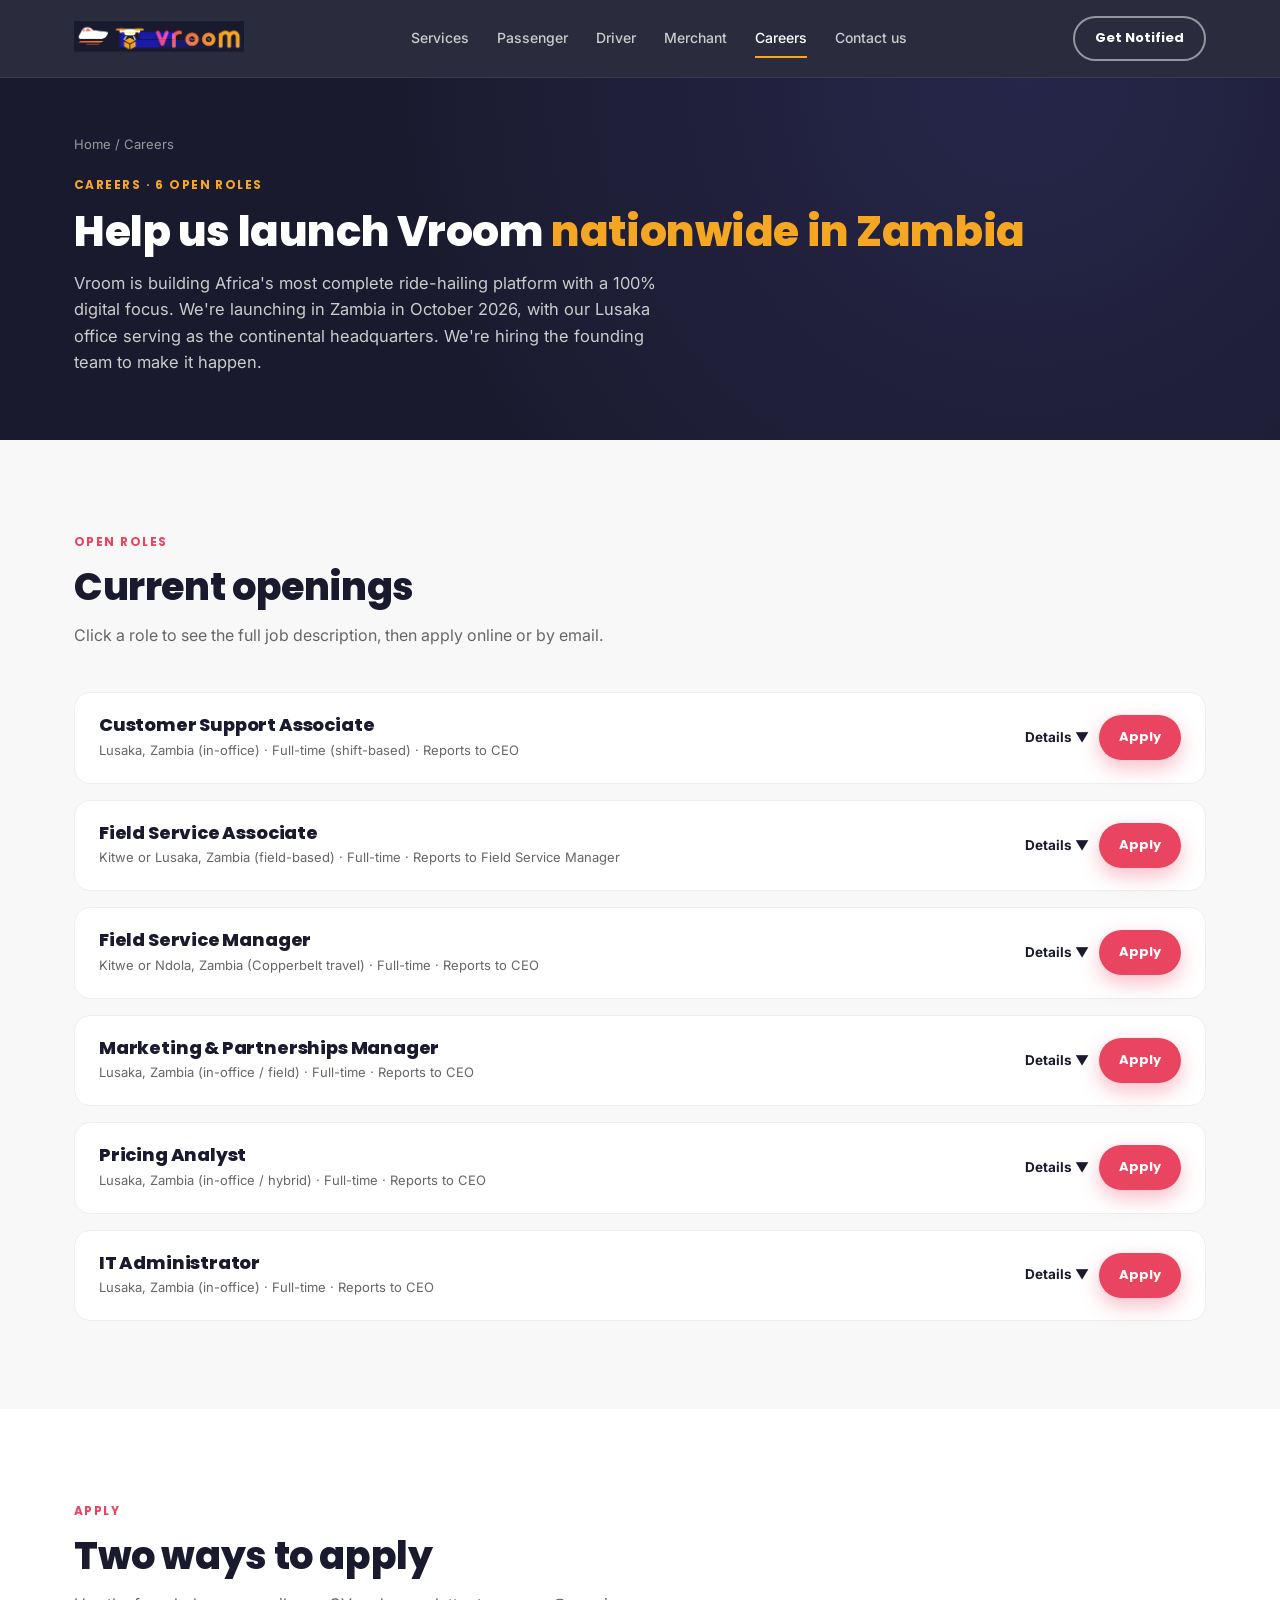
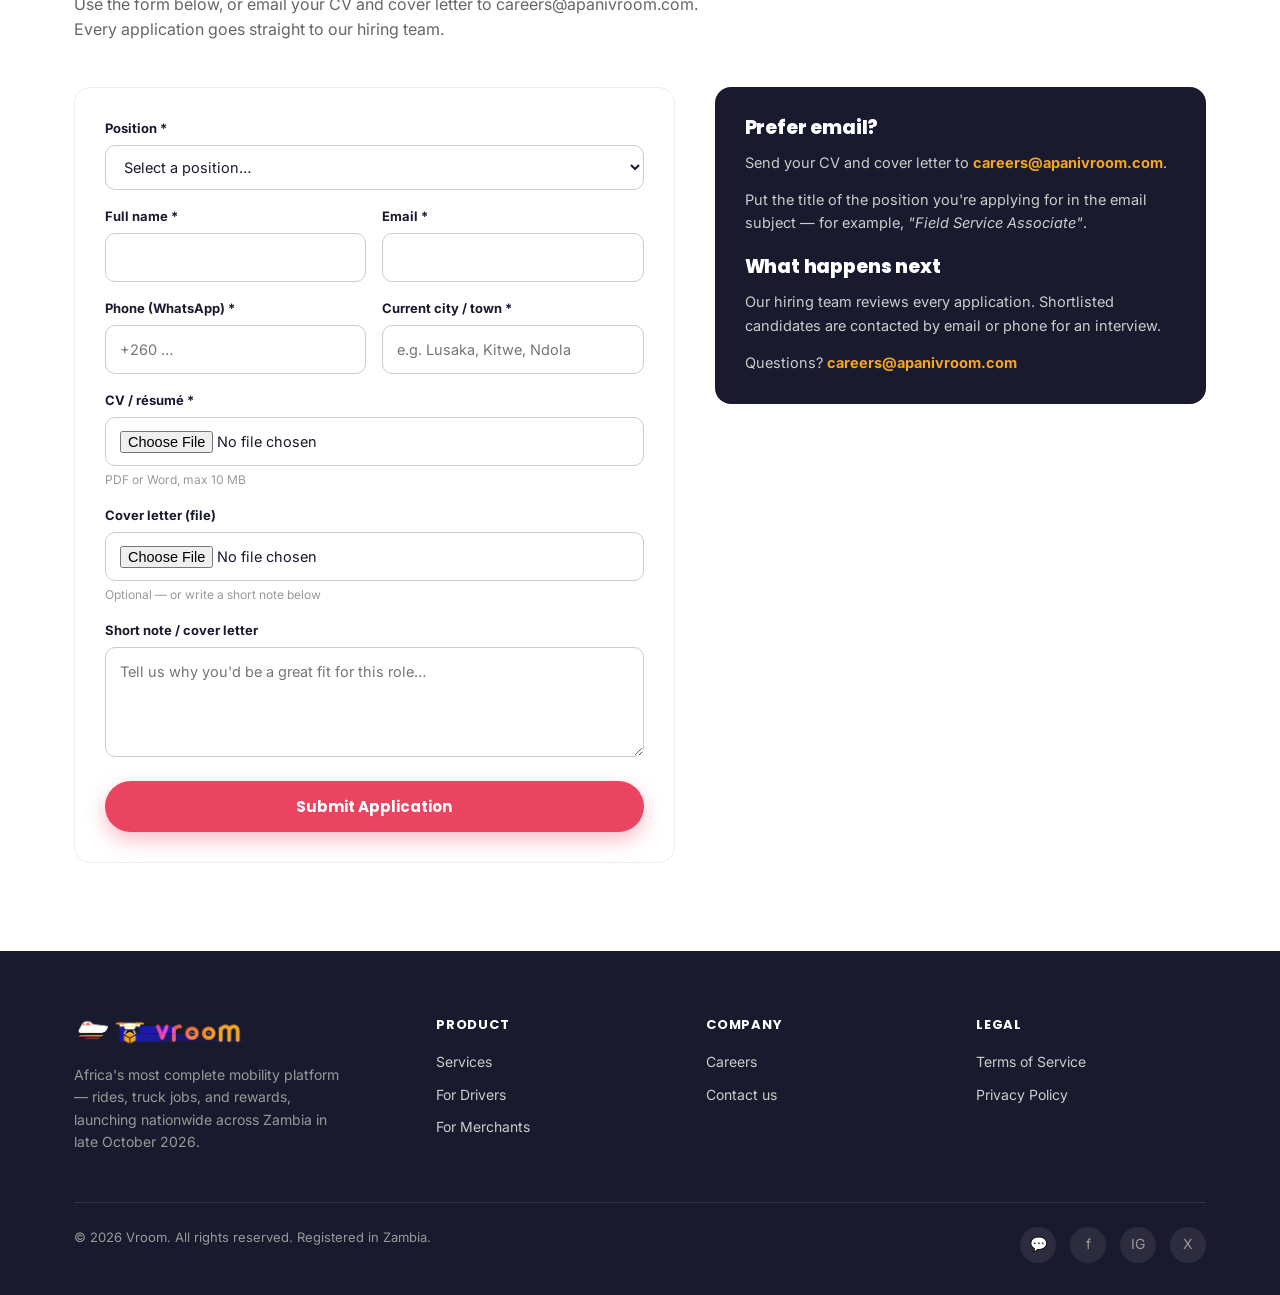
<file: careers.html>
<!DOCTYPE html>
<html lang="en">
<head>
<meta charset="UTF-8">
<meta name="viewport" content="width=device-width, initial-scale=1.0">
<title>Careers | ApaNiVroom — Vroom</title>
<meta name="description" content="Join Vroom&#x27;s founding team in Zambia — Customer Support, Field Service, Marketing &amp; Partnerships, and Pricing roles. Apply online or email careers@apanivroom.com.">
<link rel="icon" href="data:image/svg+xml,%3Csvg xmlns='http://www.w3.org/2000/svg' viewBox='0 0 100 100'%3E%3Crect width='100' height='100' rx='22' fill='%231A1A2E'/%3E%3Ctext x='50' y='68' font-size='58' font-family='Arial, sans-serif' font-weight='900' fill='%23F5A623' text-anchor='middle'%3EV%3C/text%3E%3C/svg%3E">
<link rel="preconnect" href="https://fonts.googleapis.com">
<link rel="preconnect" href="https://fonts.gstatic.com" crossorigin>
<link href="https://fonts.googleapis.com/css2?family=Poppins:wght@600;700;800;900&family=Inter:wght@400;500;600;700&display=swap" rel="stylesheet">
<link rel="stylesheet" href="style.css">
</head>
<body>

<header>
  <div class="nav wrap">
    <a href="index.html" class="logo"><img src="[data-uri]" alt="ApaNiVroom" class="logo-img"></a>
    <nav class="links" id="navLinks">
      <a href="services.html">Services</a>
      <a href="passenger.html">Passenger</a>
      <a href="driver.html">Driver</a>
      <a href="merchant.html">Merchant</a>
      <a href="careers.html" class="active">Careers</a>
      <a href="contact.html" data-contact>Contact us</a>
    </nav>
    <div class="nav-cta">
      <a href="contact.html" data-contact class="btn btn-outline" style="padding:10px 20px;font-size:13px;">Get Notified</a>
      <button class="menu-toggle" id="menuToggle" aria-label="Menu">☰</button>
    </div>
  </div>
</header>

<section class="subhero">
  <div class="wrap">
    <div class="breadcrumb"><a href="index.html">Home</a> / Careers</div>
    <span class="eyebrow" style="color:var(--accent);">Careers · 6 Open Roles</span>
    <h1>Help us launch Vroom <span>nationwide in Zambia</span></h1>
    <p class="lead">Vroom is building Africa&#x27;s most complete ride-hailing platform with a 100% digital focus. We&#x27;re launching in Zambia in October 2026, with our Lusaka office serving as the continental headquarters. We're hiring the founding team to make it happen.</p>
  </div>
</section>

<section>
  <div class="wrap">
    <div class="section-head left">
      <span class="eyebrow">Open Roles</span>
      <h2>Current openings</h2>
      <p>Click a role to see the full job description, then apply online or by email.</p>
    </div>
    <div class="jobs-list">
      <details class="job-row" id="customer-support-associate">
        <summary>
          <div>
            <h3>Customer Support Associate</h3>
            <div class="job-meta">Lusaka, Zambia (in-office) · Full-time (shift-based) · Reports to CEO</div>
          </div>
          <div class="job-actions">
            <span class="more">Details</span>
            <a href="#apply" class="btn btn-primary btn-sm" data-role="Customer Support Associate">Apply</a>
          </div>
        </summary>
        <div class="job-body">
          <p>You&#x27;ll be the first person a rider or driver talks to when something goes wrong — cancelled rides, payments, lost items, or safety concerns — and you&#x27;ll make sure every one of them leaves the conversation looked after.</p>
          <h4>Key Responsibilities</h4><ul><li>Respond to rider and driver questions and issues by phone, in-app chat, and WhatsApp Business</li><li>Triage and escalate safety incidents according to Vroom&#x27;s procedures</li><li>Resolve fare, payment, and wallet disputes, and help riders recover lost items</li><li>Support riders and drivers across all ride types — My-City, City-to-City, and Truck Jobs</li><li>Log recurring issues and flag product gaps to the team</li><li>Cover assigned shifts within the 6am–10pm coverage window</li></ul>
          <h4>Compensation</h4><ul><li>Competitive, market-rate monthly base salary</li><li>Up to 100% of annual base salary in performance bonus, based on meeting service-quality and response-time targets</li></ul>
          <h4>Minimum Qualifications &amp; Skills</h4><ul><li>Fluent in English and 3 or more Zambian languages</li><li>Prior customer service or call-centre experience preferred</li><li>Calm, clear, and empathetic communicator under pressure</li><li>Comfortable with WhatsApp Business, admin dashboards, and basic spreadsheets</li><li>Grade 12 certificate required; diploma in a related field a plus</li></ul>
          <h4>How to Apply</h4><ul>
            <li>Apply online using the <a href="#apply" data-role="Customer Support Associate" style="color:var(--secondary);font-weight:700;">application form below</a>, or</li>
            <li>Email your CV and cover letter to <a href="mailto:careers@apanivroom.com?subject=Customer Support Associate" style="color:var(--secondary);font-weight:700;">careers@apanivroom.com</a> with the position title as the subject</li>
          </ul>
        </div>
      </details>
      <details class="job-row" id="field-service-associate">
        <summary>
          <div>
            <h3>Field Service Associate</h3>
            <div class="job-meta">Kitwe or Lusaka, Zambia (field-based) · Full-time · Reports to Field Service Manager</div>
          </div>
          <div class="job-actions">
            <span class="more">Details</span>
            <a href="#apply" class="btn btn-primary btn-sm" data-role="Field Service Associate">Apply</a>
          </div>
        </summary>
        <div class="job-body">
          <p>You&#x27;ll recruit Vroom&#x27;s first riders and drivers in person and help them understand how Vroom works — a field role built on real conversations, not a desk job.</p>
          <h4>Key Responsibilities</h4><ul><li>Recruit both riders (passengers) and drivers in the field</li><li>Explain Vroom&#x27;s ride types — My-City, City-to-City, and Truck Jobs, both shared and non-shared</li><li>Walk drivers through requirements, earnings, and the in-app approval process</li><li>Explain rewards, loyalty points, and referral incentives to riders</li><li>Track the rider and driver recruitment pipeline and report weekly progress</li><li>Run rider and driver referral campaigns</li><li>Represent Vroom at community meetups, bus stations, markets, and events</li></ul>
          <h4>Compensation</h4><ul><li>Competitive, market-rate monthly base salary</li><li>Up to 200% of annual base salary in performance bonus, based on meeting recruitment and activation targets</li></ul>
          <h4>Minimum Qualifications &amp; Skills</h4><ul><li>Based in Kitwe or Lusaka and comfortable with regular field work</li><li>Prior sales, field marketing, or outreach experience preferred</li><li>Strong interpersonal skills; comfortable approaching strangers</li><li>Existing relationships with local drivers or transport operators a strong plus</li><li>Associate&#x27;s degree (diploma) in Business, Sales, or Marketing required</li><li>Basic smartphone literacy</li><li>Fluent in at least two Zambian languages</li></ul>
          <h4>How to Apply</h4><ul>
            <li>Apply online using the <a href="#apply" data-role="Field Service Associate" style="color:var(--secondary);font-weight:700;">application form below</a>, or</li>
            <li>Email your CV and cover letter to <a href="mailto:careers@apanivroom.com?subject=Field Service Associate" style="color:var(--secondary);font-weight:700;">careers@apanivroom.com</a> with the position title as the subject</li>
          </ul>
        </div>
      </details>
      <details class="job-row" id="field-service-manager">
        <summary>
          <div>
            <h3>Field Service Manager</h3>
            <div class="job-meta">Kitwe or Ndola, Zambia (Copperbelt travel) · Full-time · Reports to CEO</div>
          </div>
          <div class="job-actions">
            <span class="more">Details</span>
            <a href="#apply" class="btn btn-primary btn-sm" data-role="Field Service Manager">Apply</a>
          </div>
        </summary>
        <div class="job-body">
          <p>You&#x27;ll lead all driver and passenger recruiting on the Copperbelt — building and running the local field team that brings Vroom&#x27;s second core market to life.</p>
          <h4>Key Responsibilities</h4><ul><li>Own driver and passenger recruiting targets across the Copperbelt (Kitwe, Ndola, Chingola, Mufulira, Luanshya, Kalulushi, Chililabombwe)</li><li>Recruit, train, and manage a team of Field Service Associates</li><li>Set weekly and monthly recruiting targets and track progress against them</li><li>Coordinate Copperbelt launch logistics and community activation events</li><li>Report recruiting and activation metrics to headquarters in Lusaka</li><li>Build relationships with driver associations, transport operators, and community leaders</li></ul>
          <h4>Compensation</h4><ul><li>Competitive, market-rate monthly base salary</li><li>Up to 100% of annual base salary in performance bonus, based on meeting team recruitment and activation targets</li></ul>
          <h4>Minimum Qualifications &amp; Skills</h4><ul><li>3+ years in field sales, recruiting, or operations, with prior team-leadership experience</li><li>Based in or able to relocate to the Copperbelt immediately</li><li>Valid driver&#x27;s license and willingness to travel regularly across the province</li><li>Highly organized and comfortable managing a distributed field team</li><li>Bachelor&#x27;s degree in Business, Operations, or a related field preferred</li><li>Fluent in at least two Zambian languages, including Bemba</li><li>Comfortable with digital tools (spreadsheets, WhatsApp Business)</li></ul>
          <h4>How to Apply</h4><ul>
            <li>Apply online using the <a href="#apply" data-role="Field Service Manager" style="color:var(--secondary);font-weight:700;">application form below</a>, or</li>
            <li>Email your CV and cover letter to <a href="mailto:careers@apanivroom.com?subject=Field Service Manager" style="color:var(--secondary);font-weight:700;">careers@apanivroom.com</a> with the position title as the subject</li>
          </ul>
        </div>
      </details>
      <details class="job-row" id="marketing-partnerships-manager">
        <summary>
          <div>
            <h3>Marketing &amp; Partnerships Manager</h3>
            <div class="job-meta">Lusaka, Zambia (in-office / field) · Full-time · Reports to CEO</div>
          </div>
          <div class="job-actions">
            <span class="more">Details</span>
            <a href="#apply" class="btn btn-primary btn-sm" data-role="Marketing &amp; Partnerships Manager">Apply</a>
          </div>
        </summary>
        <div class="job-body">
          <p>You&#x27;ll own how Zambia first hears about Vroom and how riders and drivers stay engaged after launch — campaigns, partnerships, and community presence.</p>
          <h4>Key Responsibilities</h4><ul><li>Plan and execute Vroom&#x27;s Zambia launch marketing across digital, radio, and on-ground channels</li><li>Manage Vroom&#x27;s social media presence (Facebook, Instagram, TikTok, and WhatsApp)</li><li>Build partnerships with businesses, malls, universities, hospitals, and transport hubs</li><li>Design rider and driver promotions, referral campaigns, and loyalty offers</li><li>Build relationships with local press, influencers, and community organizations</li><li>Run on-ground activations alongside the field service team</li><li>Track campaign performance and marketing spend against targets</li></ul>
          <h4>Compensation</h4><ul><li>Competitive, market-rate monthly base salary</li><li>Up to 100% of annual base salary in performance bonus, based on meeting rider growth, driver growth, and partnership targets</li></ul>
          <h4>Minimum Qualifications &amp; Skills</h4><ul><li>5+ years in marketing, communications, partnerships, or community management</li><li>Deep familiarity with the Zambian social and media landscape</li><li>Comfortable across digital content, PR, and in-person activation</li><li>Bachelor&#x27;s degree in Marketing, Communications, or Business required; Master&#x27;s a plus</li><li>Portfolio or examples of past campaigns a strong plus</li><li>Fluent in English and at least two Zambian languages</li></ul>
          <h4>How to Apply</h4><ul>
            <li>Apply online using the <a href="#apply" data-role="Marketing &amp; Partnerships Manager" style="color:var(--secondary);font-weight:700;">application form below</a>, or</li>
            <li>Email your CV and cover letter to <a href="mailto:careers@apanivroom.com?subject=Marketing &amp; Partnerships Manager" style="color:var(--secondary);font-weight:700;">careers@apanivroom.com</a> with the position title as the subject</li>
          </ul>
        </div>
      </details>
      <details class="job-row" id="pricing-analyst">
        <summary>
          <div>
            <h3>Pricing Analyst</h3>
            <div class="job-meta">Lusaka, Zambia (in-office / hybrid) · Full-time · Reports to CEO</div>
          </div>
          <div class="job-actions">
            <span class="more">Details</span>
            <a href="#apply" class="btn btn-primary btn-sm" data-role="Pricing Analyst">Apply</a>
          </div>
        </summary>
        <div class="job-body">
          <p>You&#x27;ll own how Vroom prices every service line — My-City rides, City-to-City rides, and Truck Jobs — keeping fares and commissions competitive, profitable, and easy to understand.</p>
          <h4>Key Responsibilities</h4><ul><li>Monitor and analyze fare and commission structures across all ride and truck tiers</li><li>Benchmark Vroom&#x27;s pricing against local competitors and recommend adjustments</li><li>Model the revenue and margin impact of proposed fare, commission, or promotional changes</li><li>Recommend and help implement fare, surge, and promotional pricing updates</li><li>Track demand, utilization, and price sensitivity by ride type and region</li><li>Partner with Finance on the pricing assumptions in Vroom&#x27;s financial model</li><li>Own pricing for new service lines as they launch</li></ul>
          <h4>Compensation</h4><ul><li>Competitive, market-rate monthly base salary</li><li>Up to 100% of annual base salary in performance bonus, based on meeting pricing and margin targets</li></ul>
          <h4>Minimum Qualifications &amp; Skills</h4><ul><li>Bachelor&#x27;s degree in Economics, Finance, Business, Statistics, or a related field required</li><li>Strong Excel / spreadsheet modeling skills</li><li>Analytical mindset with strong attention to detail</li><li>Prior experience in pricing, revenue management, or financial analysis a strong plus</li><li>Comfortable turning large datasets into clear recommendations</li><li>Fluent in English; additional Zambian languages a plus</li></ul>
          <h4>How to Apply</h4><ul>
            <li>Apply online using the <a href="#apply" data-role="Pricing Analyst" style="color:var(--secondary);font-weight:700;">application form below</a>, or</li>
            <li>Email your CV and cover letter to <a href="mailto:careers@apanivroom.com?subject=Pricing Analyst" style="color:var(--secondary);font-weight:700;">careers@apanivroom.com</a> with the position title as the subject</li>
          </ul>
        </div>
      </details>
      <details class="job-row" id="it-administrator">
        <summary>
          <div>
            <h3>IT Administrator</h3>
            <div class="job-meta">Lusaka, Zambia (in-office) · Full-time · Reports to CEO</div>
          </div>
          <div class="job-actions">
            <span class="more">Details</span>
            <a href="#apply" class="btn btn-primary btn-sm" data-role="IT Administrator">Apply</a>
          </div>
        </summary>
        <div class="job-body">
          <p>You&#x27;ll lead all IT-related activities across Vroom — keeping the app, backend, and internal systems stable, secure, and bug-free.</p>
          <h4>Key Responsibilities</h4><ul><li>Monitor app and backend uptime, performance, and error rates</li><li>Manage and maintain Vroom&#x27;s cloud infrastructure (Firebase, AWS, and related services)</li><li>Triage bugs and crashes, coordinating fixes with the development team</li><li>Own the release QA checklist ahead of every App Store and Play Store submission</li><li>Manage device, account, and access provisioning for the team</li><li>Maintain data security, backup, and disaster-recovery practices</li><li>Maintain documentation of Vroom&#x27;s technical infrastructure and processes</li></ul>
          <h4>Compensation</h4><ul><li>Competitive, market-rate monthly base salary</li><li>Up to 100% of annual base salary in performance bonus, based on meeting system-uptime and reliability targets</li></ul>
          <h4>Minimum Qualifications &amp; Skills</h4><ul><li>Bachelor&#x27;s degree in Computer Science, Information Technology, or a related field required</li><li>3+ years in IT administration, systems administration, or DevOps</li><li>Experience with cloud platforms (Firebase, AWS, or GCP)</li><li>Familiarity with mobile app release pipelines (Expo/EAS, App Store Connect, Google Play Console) a strong plus</li><li>Strong troubleshooting and incident-response skills</li><li>Comfortable working independently with minimal supervision</li></ul>
          <h4>How to Apply</h4><ul>
            <li>Apply online using the <a href="#apply" data-role="IT Administrator" style="color:var(--secondary);font-weight:700;">application form below</a>, or</li>
            <li>Email your CV and cover letter to <a href="mailto:careers@apanivroom.com?subject=IT Administrator" style="color:var(--secondary);font-weight:700;">careers@apanivroom.com</a> with the position title as the subject</li>
          </ul>
        </div>
      </details>
    </div>
  </div>
</section>

<section id="apply" style="background:var(--white);">
  <div class="wrap">
    <div class="section-head left">
      <span class="eyebrow">Apply</span>
      <h2>Two ways to apply</h2>
      <p>Use the form below, or email your CV and cover letter to careers@apanivroom.com. Every application goes straight to our hiring team.</p>
    </div>
    <div class="apply-wrap">
      <form class="apply-form" id="applyForm" action="https://formspree.io/f/mnpjggrb" method="POST" enctype="multipart/form-data">
        <input type="hidden" name="_subject" id="subjectField" value="New application – Vroom Careers">
        <input type="text" name="_gotcha" style="display:none" tabindex="-1" autocomplete="off">
        <div>
          <label for="role">Position *</label>
          <select id="role" name="position" required>
            <option value="">Select a position…</option><option>Customer Support Associate</option><option>Field Service Associate</option><option>Field Service Manager</option><option>Marketing &amp; Partnerships Manager</option><option>Pricing Analyst</option><option>IT Administrator</option>
          </select>
        </div>
        <div class="row2">
          <div><label for="name">Full name *</label><input id="name" name="name" required autocomplete="name"></div>
          <div><label for="email">Email *</label><input id="email" type="email" name="email" required autocomplete="email"></div>
        </div>
        <div class="row2">
          <div><label for="phone">Phone (WhatsApp) *</label><input id="phone" type="tel" name="phone" required placeholder="+260 …" autocomplete="tel"></div>
          <div><label for="city">Current city / town *</label><input id="city" name="city" required placeholder="e.g. Lusaka, Kitwe, Ndola"></div>
        </div>
        <div>
          <label for="cv">CV / résumé *</label>
          <input id="cv" type="file" name="cv" required accept=".pdf,.doc,.docx">
          <div class="hint">PDF or Word, max 10 MB</div>
        </div>
        <div>
          <label for="cover">Cover letter (file)</label>
          <input id="cover" type="file" name="cover_letter" accept=".pdf,.doc,.docx">
          <div class="hint">Optional — or write a short note below</div>
        </div>
        <div>
          <label for="message">Short note / cover letter</label>
          <textarea id="message" name="message" placeholder="Tell us why you'd be a great fit for this role…"></textarea>
        </div>
        <div class="form-status" id="formStatus" role="status"></div>
        <button type="submit" class="btn btn-primary" id="submitBtn">Submit Application</button>
      </form>
      <aside class="apply-side">
        <h3>Prefer email?</h3>
        <p>Send your CV and cover letter to <a href="mailto:careers@apanivroom.com">careers@apanivroom.com</a>.</p>
        <p>Put the title of the position you're applying for in the email subject — for example, <em>"Field Service Associate"</em>.</p>
        <h3 style="margin-top:22px;">What happens next</h3>
        <p>Our hiring team reviews every application. Shortlisted candidates are contacted by email or phone for an interview.</p>
        <p style="margin-bottom:0;">Questions? <a href="mailto:careers@apanivroom.com">careers@apanivroom.com</a></p>
      </aside>
    </div>
  </div>
</section>

<script>
(function(){
  var form = document.getElementById('applyForm'), role = document.getElementById('role'),
      subj = document.getElementById('subjectField'), status = document.getElementById('formStatus'),
      btn = document.getElementById('submitBtn');
  function setRole(t){ role.value = t; updateSubj(); }
  function updateSubj(){ subj.value = 'Application: ' + (role.value || 'General') + ' – ' + (document.getElementById('name').value || 'Vroom Careers'); }
  role.addEventListener('change', updateSubj);
  document.getElementById('name').addEventListener('input', updateSubj);
  document.querySelectorAll('[data-role]').forEach(function(a){
    a.addEventListener('click', function(e){ e.stopPropagation(); setRole(a.getAttribute('data-role')); });
  });
  if (location.hash && location.hash.length > 1) {
    var d = document.getElementById(location.hash.slice(1));
    if (d && d.tagName === 'DETAILS') d.open = true;
  }
  form.addEventListener('submit', function(e){
    e.preventDefault();
    var cv = document.getElementById('cv').files[0];
    if (cv && cv.size > 10*1024*1024) { status.className='form-status err'; status.textContent='Your CV file is larger than 10 MB. Please upload a smaller file.'; return; }
    updateSubj();
    btn.disabled = true; btn.textContent = 'Sending…'; status.className = 'form-status';
    fetch(form.action, { method:'POST', body:new FormData(form), headers:{ 'Accept':'application/json' } })
      .then(function(r){ return r.json().then(function(j){ return { ok:r.ok, j:j }; }); })
      .then(function(res){
        if (res.ok) {
          form.reset(); status.className='form-status ok';
          status.textContent='Thank you — your application has been sent to the Vroom hiring team. We will be in touch if you are shortlisted.';
        } else {
          status.className='form-status err';
          status.textContent=(res.j && res.j.errors ? res.j.errors.map(function(x){return x.message;}).join(' ') : 'Something went wrong.') + ' You can also email your CV to careers@apanivroom.com.';
        }
      })
      .catch(function(){ status.className='form-status err'; status.textContent='Could not send. Please check your connection, or email your CV to careers@apanivroom.com.'; })
      .finally(function(){ btn.disabled=false; btn.textContent='Submit Application'; });
  });
})();
</script>

<footer>
  <div class="wrap">
    <div class="footer-grid">
      <div>
        <a href="index.html" class="logo" style="margin-bottom:14px;"><img src="[data-uri]" alt="ApaNiVroom" class="logo-img"></a>
        <p style="font-size:14px;max-width:280px;color:var(--gray-400);">Africa's most complete mobility platform — rides, truck jobs, and rewards, launching nationwide across Zambia in late October 2026.</p>
      </div>
      <div>
        <h5>Product</h5>
        <ul>
          <li><a href="services.html">Services</a></li>
          <li><a href="driver.html">For Drivers</a></li>
          <li><a href="merchant.html">For Merchants</a></li>
        </ul>
      </div>
      <div>
        <h5>Company</h5>
        <ul>
          <li><a href="careers.html">Careers</a></li>
          <li><a href="contact.html" data-contact>Contact us</a></li>
        </ul>
      </div>
      <div>
        <h5>Legal</h5>
        <ul>
          <li><a href="terms.html">Terms of Service</a></li>
          <li><a href="privacy.html">Privacy Policy</a></li>
        </ul>
      </div>
    </div>
    <div class="footer-bottom">
      <span>© 2026 Vroom. All rights reserved. Registered in Zambia.</span>
      <div class="social-row">
        <a href="#" aria-label="WhatsApp">💬</a>
        <a href="#" aria-label="Facebook">f</a>
        <a href="#" aria-label="Instagram">IG</a>
        <a href="#" aria-label="X">X</a>
      </div>
    </div>
  </div>
</footer>

<script>
  document.getElementById('menuToggle').addEventListener('click', function(){
    document.getElementById('navLinks').classList.toggle('open');
  });
  document.querySelectorAll('nav.links a').forEach(function(a){
    a.addEventListener('click', function(){ document.getElementById('navLinks').classList.remove('open'); });
  });
</script>

<script src="logo.js" defer></script>
<script src="contact.js" defer></script>
</body>
</html>
</file>
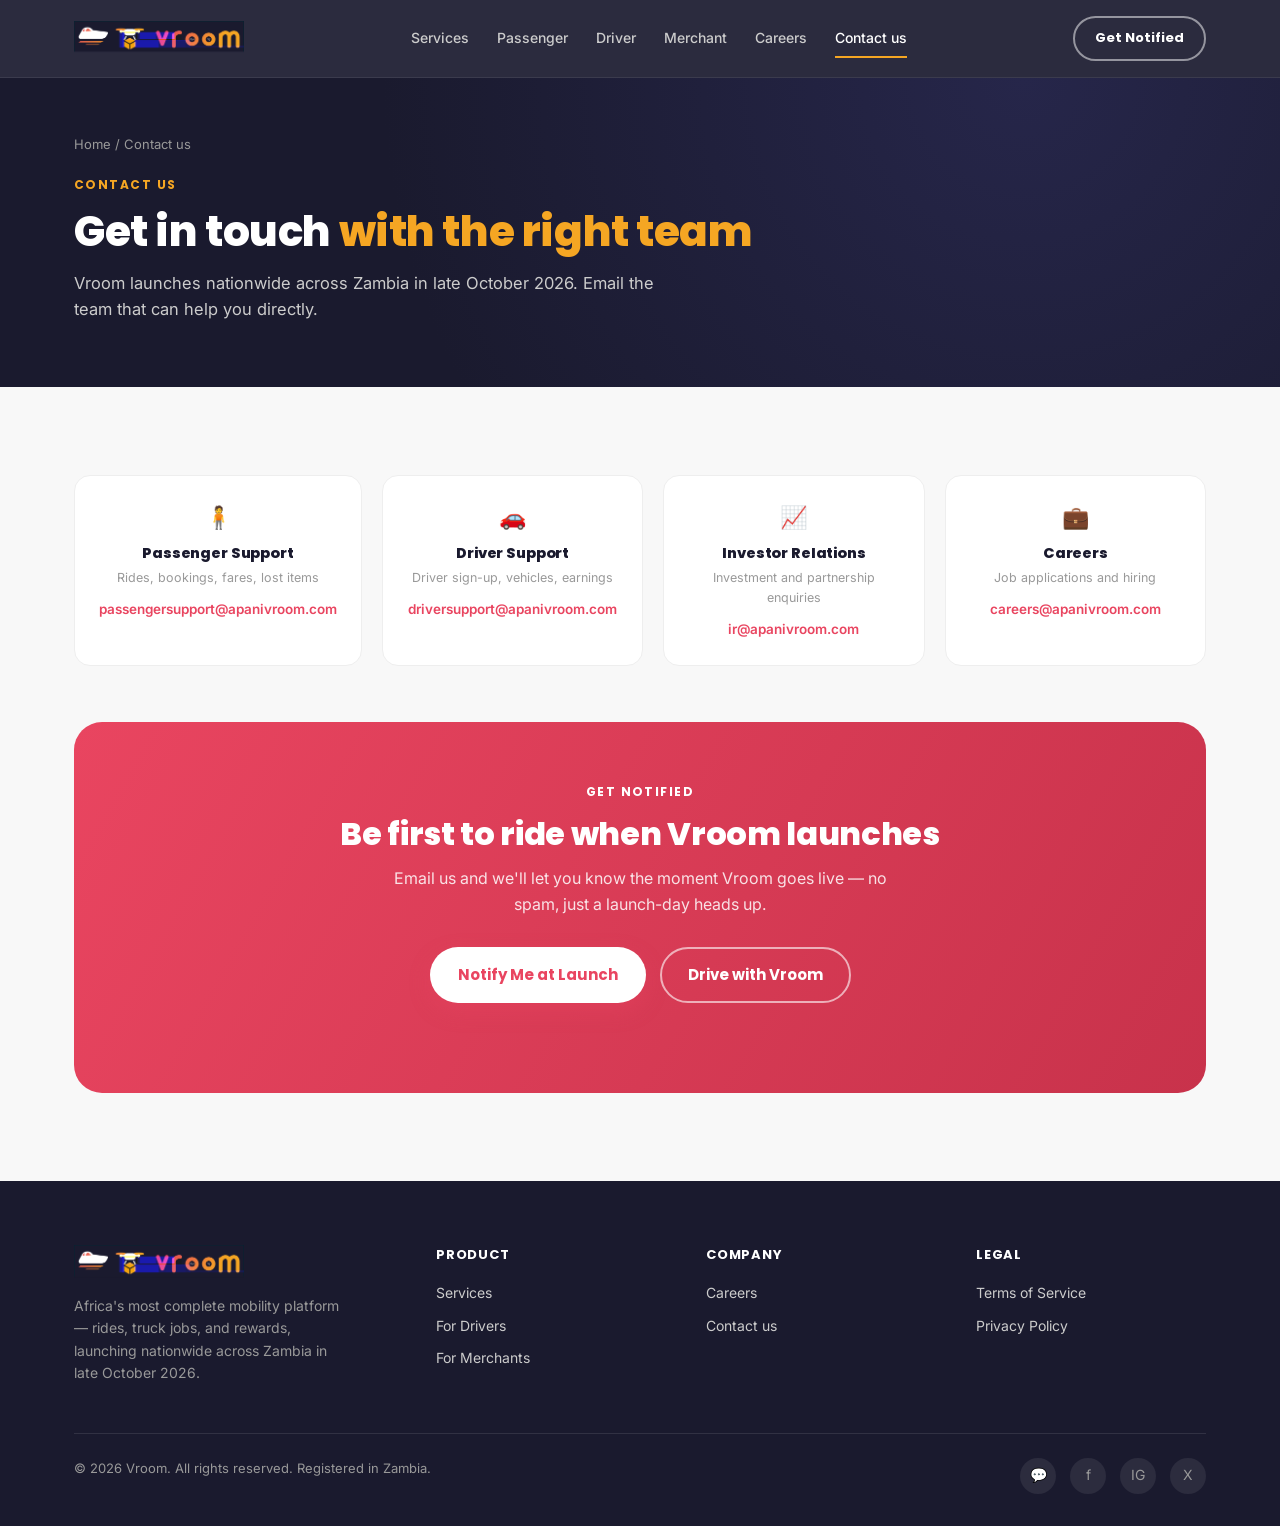
<file: contact.html>
<!DOCTYPE html>
<html lang="en">
<head>
<meta charset="UTF-8">
<meta name="viewport" content="width=device-width, initial-scale=1.0">
<title>Contact us | ApaNiVroom — Vroom</title>
<meta name="description" content="Contact Vroom — passenger support, driver support, investor relations, and careers.">
<link rel="icon" href="data:image/svg+xml,%3Csvg xmlns='http://www.w3.org/2000/svg' viewBox='0 0 100 100'%3E%3Crect width='100' height='100' rx='22' fill='%231A1A2E'/%3E%3Ctext x='50' y='68' font-size='58' font-family='Arial, sans-serif' font-weight='900' fill='%23F5A623' text-anchor='middle'%3EV%3C/text%3E%3C/svg%3E">
<link rel="preconnect" href="https://fonts.googleapis.com">
<link rel="preconnect" href="https://fonts.gstatic.com" crossorigin>
<link href="https://fonts.googleapis.com/css2?family=Poppins:wght@600;700;800;900&family=Inter:wght@400;500;600;700&display=swap" rel="stylesheet">
<link rel="stylesheet" href="style.css">
</head>
<body>

<header>
  <div class="nav wrap">
    <a href="index.html" class="logo"><img src="[data-uri]" alt="ApaNiVroom" class="logo-img"></a>
    <nav class="links" id="navLinks">
      <a href="services.html">Services</a>
      <a href="passenger.html">Passenger</a>
      <a href="driver.html">Driver</a>
      <a href="merchant.html">Merchant</a>
      <a href="careers.html">Careers</a>
      <a href="contact.html" class="active">Contact us</a>
    </nav>
    <div class="nav-cta">
      <a href="contact.html" data-contact class="btn btn-outline" style="padding:10px 20px;font-size:13px;">Get Notified</a>
      <button class="menu-toggle" id="menuToggle" aria-label="Menu">☰</button>
    </div>
  </div>
</header>

<section class="subhero">
  <div class="wrap">
    <div class="breadcrumb"><a href="index.html">Home</a> / Contact us</div>
    <span class="eyebrow" style="color:var(--accent);">Contact us</span>
    <h1>Get in touch <span>with the right team</span></h1>
    <p class="lead">Vroom launches nationwide across Zambia in late October 2026. Email the team that can help you directly.</p>
  </div>
</section>

<section>
  <div class="wrap">
    <div class="contact-grid" style="margin-top:0;">
      <div class="contact-card">
        <div class="c-icon">🧍</div>
        <h4>Passenger Support</h4>
        <p style="font-size:12.5px;color:var(--gray-400);margin-bottom:8px;">Rides, bookings, fares, lost items</p>
        <a href="mailto:passengersupport@apanivroom.com">passengersupport@apanivroom.com</a>
      </div>
      <div class="contact-card">
        <div class="c-icon">🚗</div>
        <h4>Driver Support</h4>
        <p style="font-size:12.5px;color:var(--gray-400);margin-bottom:8px;">Driver sign-up, vehicles, earnings</p>
        <a href="mailto:driversupport@apanivroom.com">driversupport@apanivroom.com</a>
      </div>
      <div class="contact-card">
        <div class="c-icon">📈</div>
        <h4>Investor Relations</h4>
        <p style="font-size:12.5px;color:var(--gray-400);margin-bottom:8px;">Investment and partnership enquiries</p>
        <a href="mailto:ir@apanivroom.com">ir@apanivroom.com</a>
      </div>
      <div class="contact-card">
        <div class="c-icon">💼</div>
        <h4>Careers</h4>
        <p style="font-size:12.5px;color:var(--gray-400);margin-bottom:8px;">Job applications and hiring</p>
        <a href="mailto:careers@apanivroom.com">careers@apanivroom.com</a>
      </div>
    </div>
    <div class="cta-band" style="margin-top:56px;">
      <span class="eyebrow" style="color:#fff;">Get Notified</span>
      <h2>Be first to ride when Vroom launches</h2>
      <p>Email us and we'll let you know the moment Vroom goes live — no spam, just a launch-day heads up.</p>
      <div class="hero-actions" style="justify-content:center;">
        <a href="mailto:passengersupport@apanivroom.com?subject=Notify%20me%20at%20launch" class="btn btn-primary">Notify Me at Launch</a>
        <a href="mailto:driversupport@apanivroom.com?subject=I%20want%20to%20drive%20with%20Vroom" class="btn btn-outline">Drive with Vroom</a>
      </div>
    </div>
  </div>
</section>

<footer>
  <div class="wrap">
    <div class="footer-grid">
      <div>
        <a href="index.html" class="logo" style="margin-bottom:14px;"><img src="[data-uri]" alt="ApaNiVroom" class="logo-img"></a>
        <p style="font-size:14px;max-width:280px;color:var(--gray-400);">Africa's most complete mobility platform — rides, truck jobs, and rewards, launching nationwide across Zambia in late October 2026.</p>
      </div>
      <div>
        <h5>Product</h5>
        <ul>
          <li><a href="services.html">Services</a></li>
          <li><a href="driver.html">For Drivers</a></li>
          <li><a href="merchant.html">For Merchants</a></li>
        </ul>
      </div>
      <div>
        <h5>Company</h5>
        <ul>
          <li><a href="careers.html">Careers</a></li>
          <li><a href="contact.html" data-contact>Contact us</a></li>
        </ul>
      </div>
      <div>
        <h5>Legal</h5>
        <ul>
          <li><a href="terms.html">Terms of Service</a></li>
          <li><a href="privacy.html">Privacy Policy</a></li>
        </ul>
      </div>
    </div>
    <div class="footer-bottom">
      <span>© 2026 Vroom. All rights reserved. Registered in Zambia.</span>
      <div class="social-row">
        <a href="#" aria-label="WhatsApp">💬</a>
        <a href="#" aria-label="Facebook">f</a>
        <a href="#" aria-label="Instagram">IG</a>
        <a href="#" aria-label="X">X</a>
      </div>
    </div>
  </div>
</footer>

<script>
  document.getElementById('menuToggle').addEventListener('click', function(){
    document.getElementById('navLinks').classList.toggle('open');
  });
  document.querySelectorAll('nav.links a').forEach(function(a){
    a.addEventListener('click', function(){ document.getElementById('navLinks').classList.remove('open'); });
  });
</script>

<script src="logo.js" defer></script>
<script src="contact.js" defer></script>
</body>
</html>
</file>
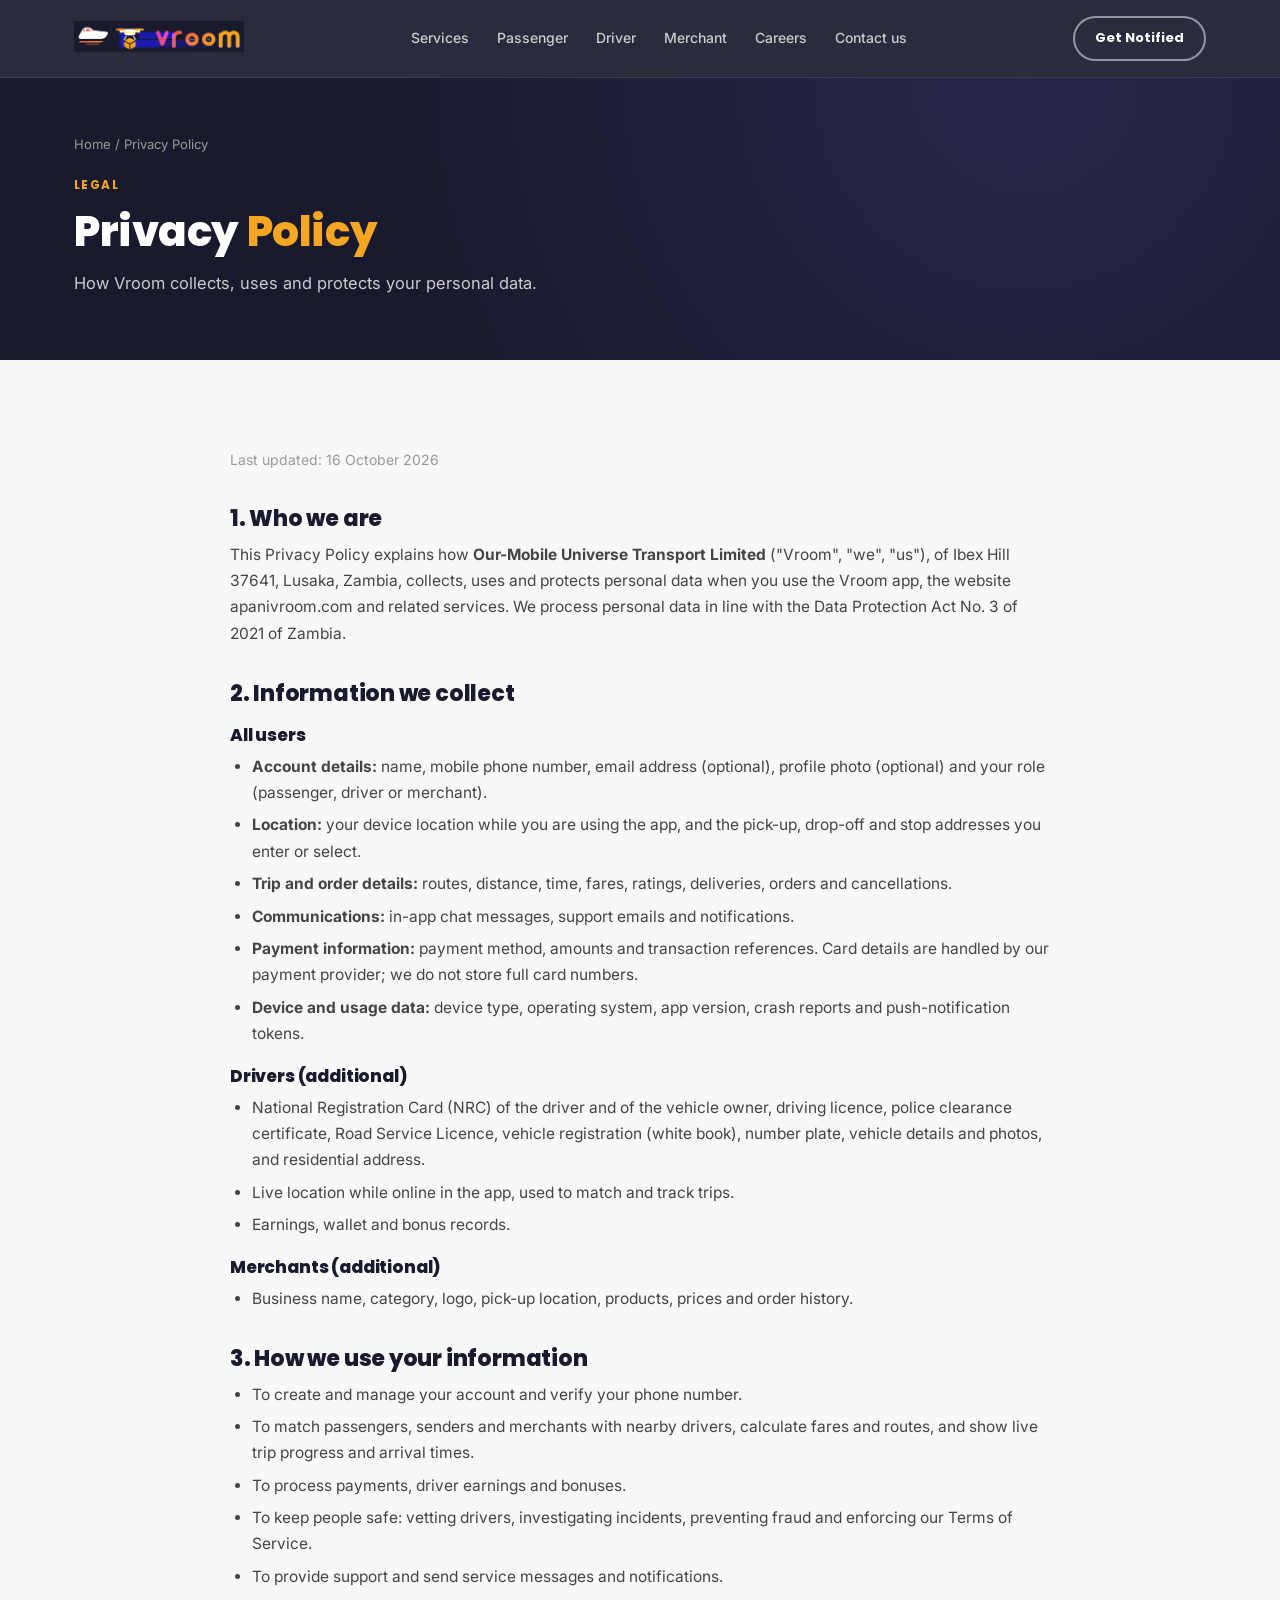
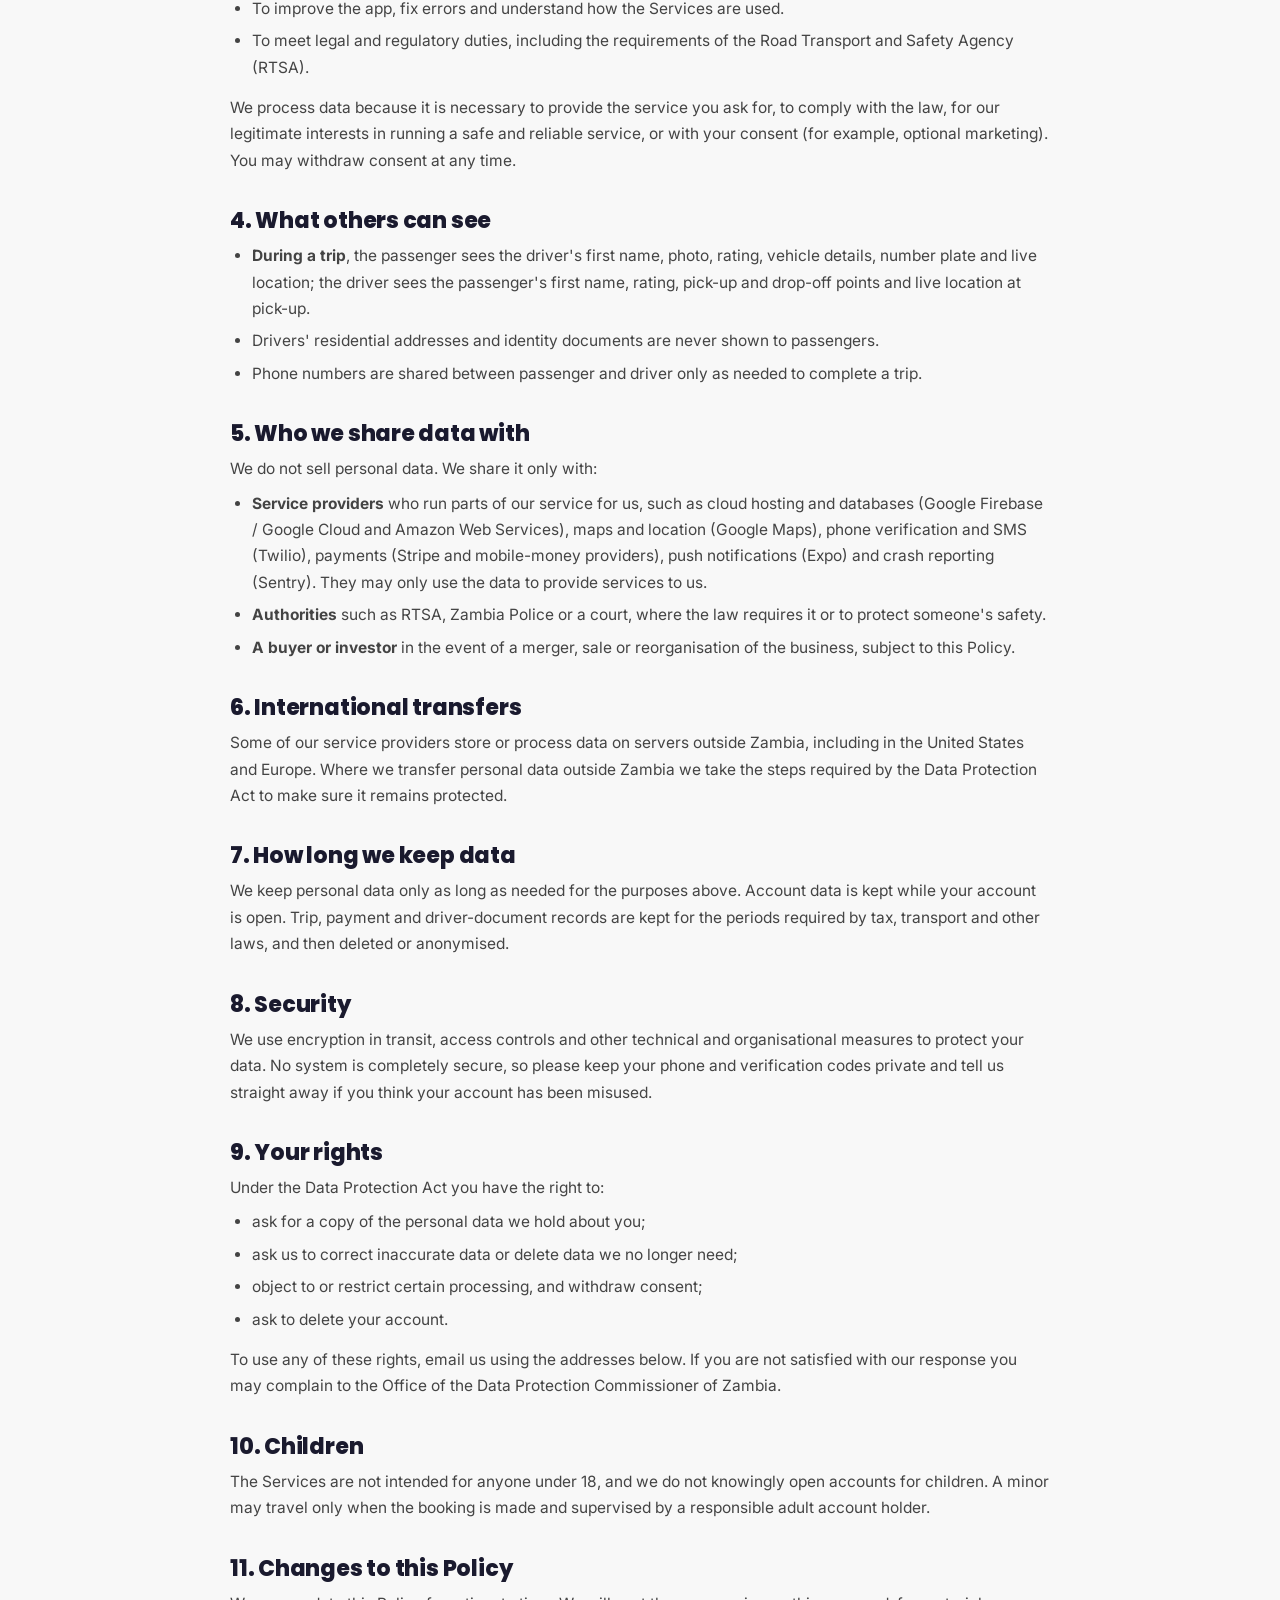
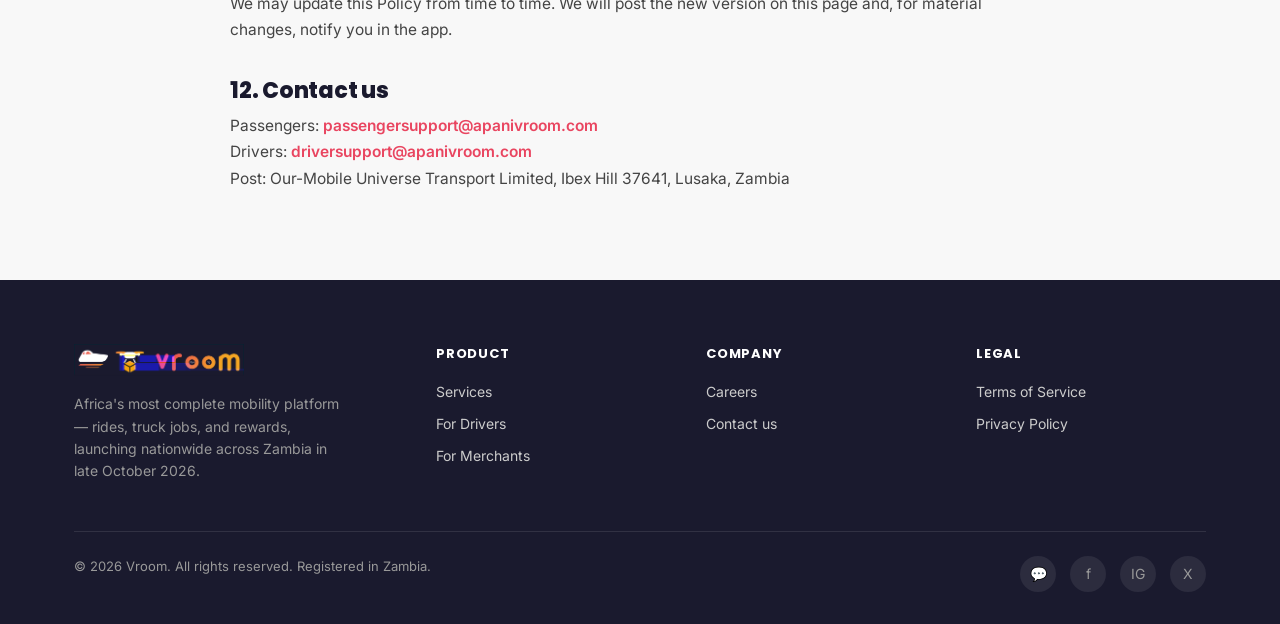
<file: privacy.html>
<!DOCTYPE html>
<html lang="en">
<head>
<meta charset="UTF-8">
<meta name="viewport" content="width=device-width, initial-scale=1.0">
<title>Privacy Policy | ApaNiVroom — Vroom</title>
<meta name="description" content="Vroom Privacy Policy under the Data Protection Act of Zambia.">
<link rel="icon" href="data:image/svg+xml,%3Csvg xmlns='http://www.w3.org/2000/svg' viewBox='0 0 100 100'%3E%3Crect width='100' height='100' rx='22' fill='%231A1A2E'/%3E%3Ctext x='50' y='68' font-size='58' font-family='Arial, sans-serif' font-weight='900' fill='%23F5A623' text-anchor='middle'%3EV%3C/text%3E%3C/svg%3E">
<link rel="preconnect" href="https://fonts.googleapis.com">
<link rel="preconnect" href="https://fonts.gstatic.com" crossorigin>
<link href="https://fonts.googleapis.com/css2?family=Poppins:wght@600;700;800;900&family=Inter:wght@400;500;600;700&display=swap" rel="stylesheet">
<link rel="stylesheet" href="style.css">
<style>
.legal{max-width:820px;margin:0 auto;}
.legal h2{font-size:22px;margin:34px 0 10px;}
.legal h3{font-size:17px;margin:20px 0 8px;}
.legal p,.legal li{font-size:15.5px;line-height:1.7;color:var(--gray-600,#444);}
.legal ul{padding-left:22px;margin:8px 0 14px;}
.legal li{margin-bottom:6px;}
.legal a{color:var(--secondary);font-weight:600;}
.legal .updated{font-size:14px;color:var(--gray-400,#888);margin-bottom:8px;}
</style>
</head>
<body>

<header>
  <div class="nav wrap">
    <a href="index.html" class="logo"><img src="[data-uri]" alt="ApaNiVroom" class="logo-img"></a>
    <nav class="links" id="navLinks">
      <a href="services.html">Services</a>
      <a href="passenger.html">Passenger</a>
      <a href="driver.html">Driver</a>
      <a href="merchant.html">Merchant</a>
      <a href="careers.html">Careers</a>
      <a href="contact.html">Contact us</a>
    </nav>
    <div class="nav-cta">
      <a href="contact.html" data-contact class="btn btn-outline" style="padding:10px 20px;font-size:13px;">Get Notified</a>
      <button class="menu-toggle" id="menuToggle" aria-label="Menu">☰</button>
    </div>
  </div>
</header>

<section class="subhero">
  <div class="wrap">
    <div class="breadcrumb"><a href="index.html">Home</a> / Privacy Policy</div>
    <span class="eyebrow" style="color:var(--accent);">Legal</span>
    <h1>Privacy <span>Policy</span></h1>
    <p class="lead">How Vroom collects, uses and protects your personal data.</p>
  </div>
</section>

<section>
  <div class="wrap">
    <div class="legal">
      <p class="updated">Last updated: 16 October 2026</p>
<h2>1. Who we are</h2>
<p>This Privacy Policy explains how <strong>Our-Mobile Universe Transport Limited</strong> ("Vroom", "we", "us"), of Ibex Hill 37641, Lusaka, Zambia, collects, uses and protects personal data when you use the Vroom app, the website apanivroom.com and related services. We process personal data in line with the Data Protection Act No. 3 of 2021 of Zambia.</p>

<h2>2. Information we collect</h2>
<h3>All users</h3>
<ul>
<li><strong>Account details:</strong> name, mobile phone number, email address (optional), profile photo (optional) and your role (passenger, driver or merchant).</li>
<li><strong>Location:</strong> your device location while you are using the app, and the pick-up, drop-off and stop addresses you enter or select.</li>
<li><strong>Trip and order details:</strong> routes, distance, time, fares, ratings, deliveries, orders and cancellations.</li>
<li><strong>Communications:</strong> in-app chat messages, support emails and notifications.</li>
<li><strong>Payment information:</strong> payment method, amounts and transaction references. Card details are handled by our payment provider; we do not store full card numbers.</li>
<li><strong>Device and usage data:</strong> device type, operating system, app version, crash reports and push-notification tokens.</li>
</ul>
<h3>Drivers (additional)</h3>
<ul>
<li>National Registration Card (NRC) of the driver and of the vehicle owner, driving licence, police clearance certificate, Road Service Licence, vehicle registration (white book), number plate, vehicle details and photos, and residential address.</li>
<li>Live location while online in the app, used to match and track trips.</li>
<li>Earnings, wallet and bonus records.</li>
</ul>
<h3>Merchants (additional)</h3>
<ul>
<li>Business name, category, logo, pick-up location, products, prices and order history.</li>
</ul>

<h2>3. How we use your information</h2>
<ul>
<li>To create and manage your account and verify your phone number.</li>
<li>To match passengers, senders and merchants with nearby drivers, calculate fares and routes, and show live trip progress and arrival times.</li>
<li>To process payments, driver earnings and bonuses.</li>
<li>To keep people safe: vetting drivers, investigating incidents, preventing fraud and enforcing our Terms of Service.</li>
<li>To provide support and send service messages and notifications.</li>
<li>To improve the app, fix errors and understand how the Services are used.</li>
<li>To meet legal and regulatory duties, including the requirements of the Road Transport and Safety Agency (RTSA).</li>
</ul>
<p>We process data because it is necessary to provide the service you ask for, to comply with the law, for our legitimate interests in running a safe and reliable service, or with your consent (for example, optional marketing). You may withdraw consent at any time.</p>

<h2>4. What others can see</h2>
<ul>
<li><strong>During a trip</strong>, the passenger sees the driver's first name, photo, rating, vehicle details, number plate and live location; the driver sees the passenger's first name, rating, pick-up and drop-off points and live location at pick-up.</li>
<li>Drivers' residential addresses and identity documents are never shown to passengers.</li>
<li>Phone numbers are shared between passenger and driver only as needed to complete a trip.</li>
</ul>

<h2>5. Who we share data with</h2>
<p>We do not sell personal data. We share it only with:</p>
<ul>
<li><strong>Service providers</strong> who run parts of our service for us, such as cloud hosting and databases (Google Firebase / Google Cloud and Amazon Web Services), maps and location (Google Maps), phone verification and SMS (Twilio), payments (Stripe and mobile-money providers), push notifications (Expo) and crash reporting (Sentry). They may only use the data to provide services to us.</li>
<li><strong>Authorities</strong> such as RTSA, Zambia Police or a court, where the law requires it or to protect someone's safety.</li>
<li><strong>A buyer or investor</strong> in the event of a merger, sale or reorganisation of the business, subject to this Policy.</li>
</ul>

<h2>6. International transfers</h2>
<p>Some of our service providers store or process data on servers outside Zambia, including in the United States and Europe. Where we transfer personal data outside Zambia we take the steps required by the Data Protection Act to make sure it remains protected.</p>

<h2>7. How long we keep data</h2>
<p>We keep personal data only as long as needed for the purposes above. Account data is kept while your account is open. Trip, payment and driver-document records are kept for the periods required by tax, transport and other laws, and then deleted or anonymised.</p>

<h2>8. Security</h2>
<p>We use encryption in transit, access controls and other technical and organisational measures to protect your data. No system is completely secure, so please keep your phone and verification codes private and tell us straight away if you think your account has been misused.</p>

<h2>9. Your rights</h2>
<p>Under the Data Protection Act you have the right to:</p>
<ul>
<li>ask for a copy of the personal data we hold about you;</li>
<li>ask us to correct inaccurate data or delete data we no longer need;</li>
<li>object to or restrict certain processing, and withdraw consent;</li>
<li>ask to delete your account.</li>
</ul>
<p>To use any of these rights, email us using the addresses below. If you are not satisfied with our response you may complain to the Office of the Data Protection Commissioner of Zambia.</p>

<h2>10. Children</h2>
<p>The Services are not intended for anyone under 18, and we do not knowingly open accounts for children. A minor may travel only when the booking is made and supervised by a responsible adult account holder.</p>

<h2>11. Changes to this Policy</h2>
<p>We may update this Policy from time to time. We will post the new version on this page and, for material changes, notify you in the app.</p>

<h2>12. Contact us</h2>
<p>Passengers: <a href="mailto:passengersupport@apanivroom.com">passengersupport@apanivroom.com</a><br>Drivers: <a href="mailto:driversupport@apanivroom.com">driversupport@apanivroom.com</a><br>Post: Our-Mobile Universe Transport Limited, Ibex Hill 37641, Lusaka, Zambia</p>

    </div>
  </div>
</section>

<footer>
  <div class="wrap">
    <div class="footer-grid">
      <div>
        <a href="index.html" class="logo" style="margin-bottom:14px;"><img src="[data-uri]" alt="ApaNiVroom" class="logo-img"></a>
        <p style="font-size:14px;max-width:280px;color:var(--gray-400);">Africa's most complete mobility platform — rides, truck jobs, and rewards, launching nationwide across Zambia in late October 2026.</p>
      </div>
      <div>
        <h5>Product</h5>
        <ul>
          <li><a href="services.html">Services</a></li>
          <li><a href="driver.html">For Drivers</a></li>
          <li><a href="merchant.html">For Merchants</a></li>
        </ul>
      </div>
      <div>
        <h5>Company</h5>
        <ul>
          <li><a href="careers.html">Careers</a></li>
          <li><a href="contact.html" data-contact>Contact us</a></li>
        </ul>
      </div>
      <div>
        <h5>Legal</h5>
        <ul>
          <li><a href="terms.html">Terms of Service</a></li>
          <li><a href="privacy.html">Privacy Policy</a></li>
        </ul>
      </div>
    </div>
    <div class="footer-bottom">
      <span>© 2026 Vroom. All rights reserved. Registered in Zambia.</span>
      <div class="social-row">
        <a href="#" aria-label="WhatsApp">💬</a>
        <a href="#" aria-label="Facebook">f</a>
        <a href="#" aria-label="Instagram">IG</a>
        <a href="#" aria-label="X">X</a>
      </div>
    </div>
  </div>
</footer>

<script>
  document.getElementById('menuToggle').addEventListener('click', function(){
    document.getElementById('navLinks').classList.toggle('open');
  });
  document.querySelectorAll('nav.links a').forEach(function(a){
    a.addEventListener('click', function(){ document.getElementById('navLinks').classList.remove('open'); });
  });
</script>

<script src="logo.js" defer></script>
<script src="contact.js" defer></script>
</body>
</html>
</file>
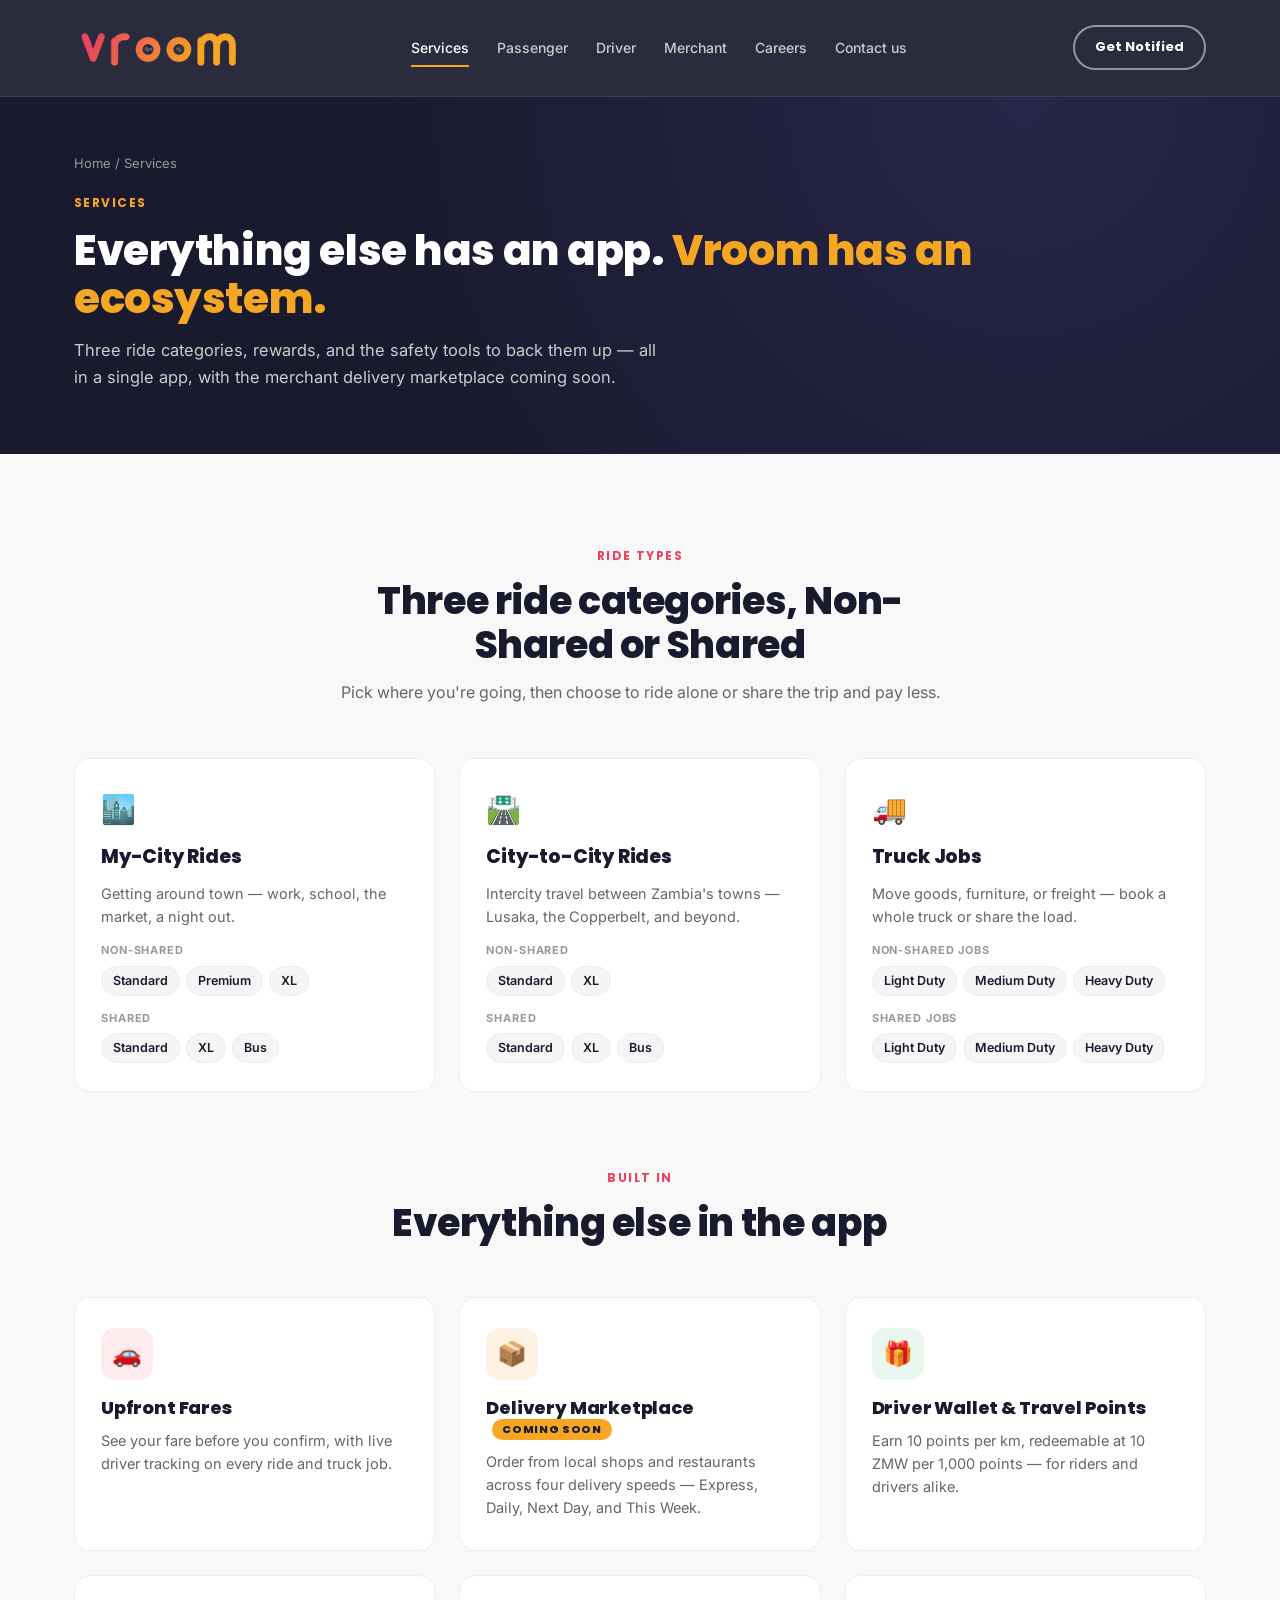
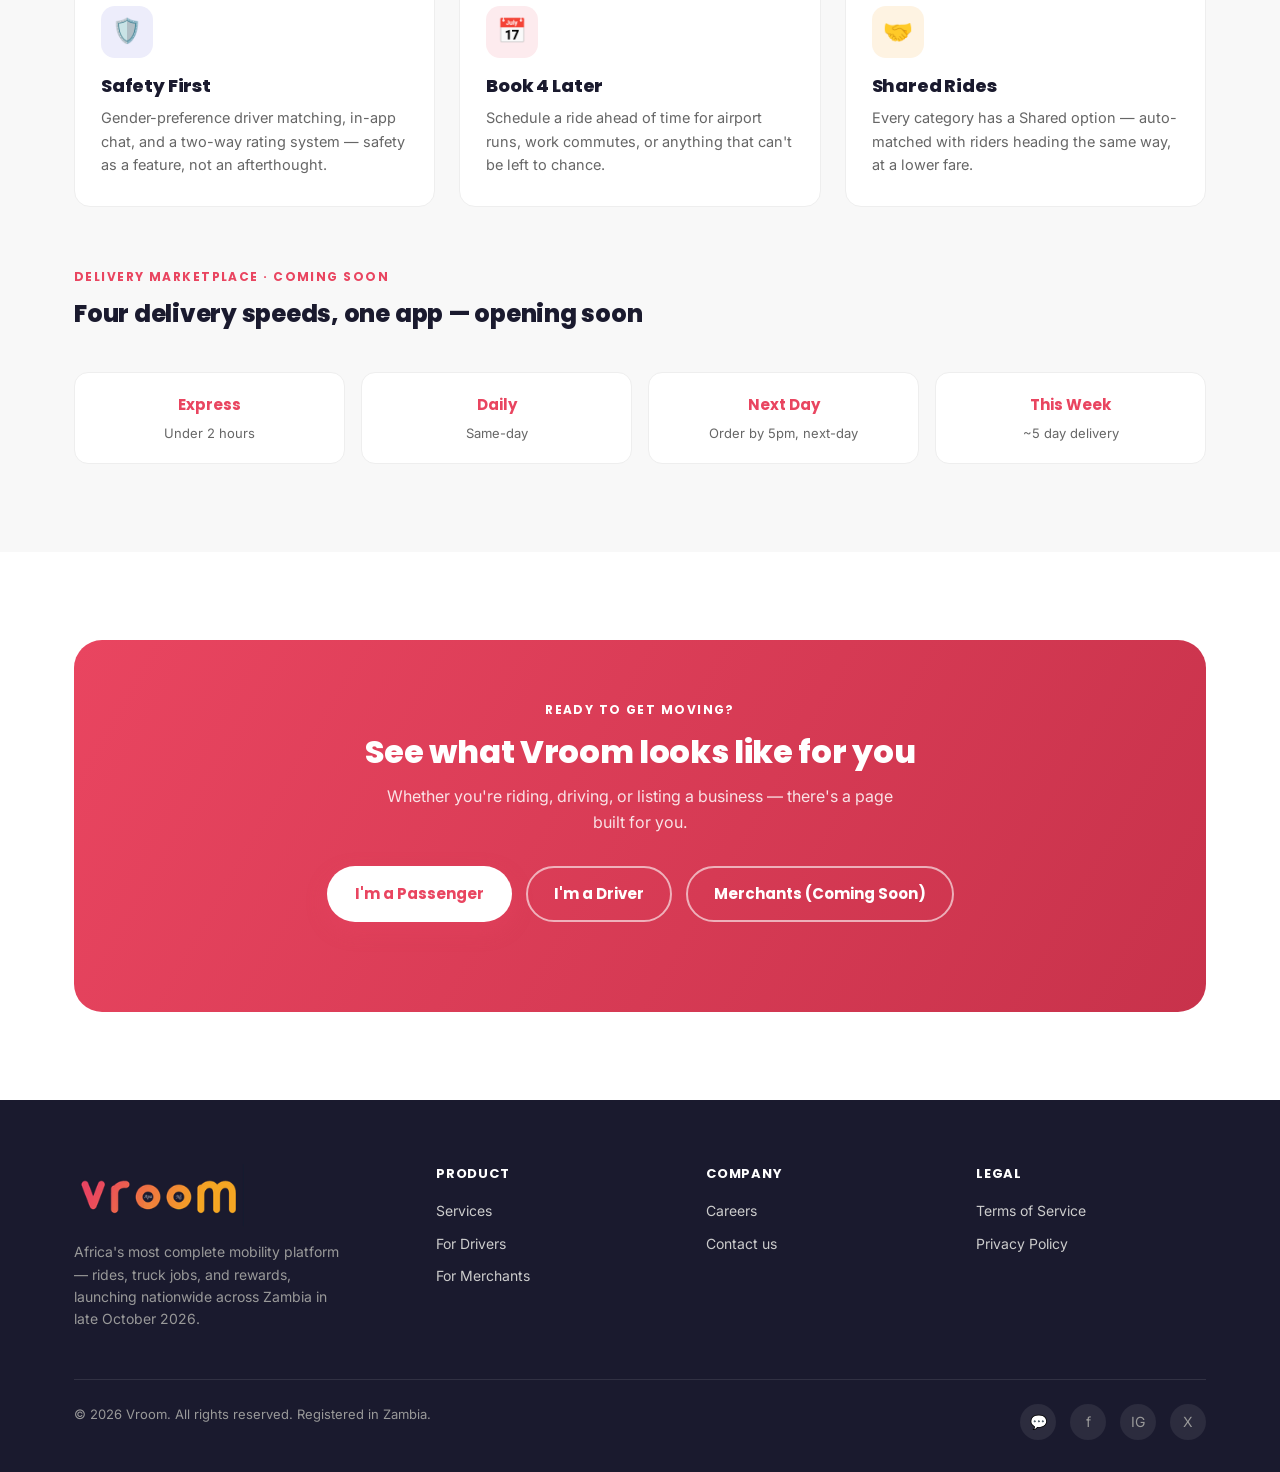
<file: services.html>
<!DOCTYPE html>
<html lang="en">
<head>
<meta charset="UTF-8">
<meta name="viewport" content="width=device-width, initial-scale=1.0">
<title>Services | ApaNiVroom — Vroom</title>
<meta name="description" content="Everything built into Vroom: My-City rides, City-to-City rides, Truck Jobs, travel points, safety tools, and scheduled rides. Merchant delivery coming soon.">
<link rel="icon" href="data:image/svg+xml,%3Csvg xmlns='http://www.w3.org/2000/svg' viewBox='0 0 100 100'%3E%3Crect width='100' height='100' rx='22' fill='%231A1A2E'/%3E%3Ctext x='50' y='68' font-size='58' font-family='Arial, sans-serif' font-weight='900' fill='%23F5A623' text-anchor='middle'%3EV%3C/text%3E%3C/svg%3E">
<link rel="preconnect" href="https://fonts.googleapis.com">
<link rel="preconnect" href="https://fonts.gstatic.com" crossorigin>
<link href="https://fonts.googleapis.com/css2?family=Poppins:wght@600;700;800;900&family=Inter:wght@400;500;600;700&display=swap" rel="stylesheet">
<link rel="stylesheet" href="style.css">
</head>
<body>

<header>
  <div class="nav wrap">
    <a href="index.html" class="logo"><img src="[data-uri]" alt="ApaNiVroom" class="logo-img"></a>
    <nav class="links" id="navLinks">
      <a href="services.html" class="active">Services</a>
      <a href="passenger.html">Passenger</a>
      <a href="driver.html">Driver</a>
      <a href="merchant.html">Merchant</a>
      <a href="careers.html">Careers</a>
      <a href="contact.html" data-contact>Contact us</a>
    </nav>
    <div class="nav-cta">
      <a href="contact.html" data-contact class="btn btn-outline" style="padding:10px 20px;font-size:13px;">Get Notified</a>
      <button class="menu-toggle" id="menuToggle" aria-label="Menu">☰</button>
    </div>
  </div>
</header>

<section class="subhero">
  <div class="wrap">
    <div class="breadcrumb"><a href="index.html">Home</a> / Services</div>
    <span class="eyebrow" style="color:var(--accent);">Services</span>
    <h1>Everything else has an app. <span>Vroom has an ecosystem.</span></h1>
    <p class="lead">Three ride categories, rewards, and the safety tools to back them up — all in a single app, with the merchant delivery marketplace coming soon.</p>
  </div>
</section>

<section>
  <div class="wrap">
    <div class="section-head">
      <span class="eyebrow">Ride Types</span>
      <h2>Three ride categories, Non-Shared or Shared</h2>
      <p>Pick where you're going, then choose to ride alone or share the trip and pay less.</p>
    </div>
    <div class="ride-cats">
      <div class="ride-cat">
        <div class="rc-icon">🏙️</div>
        <h3>My-City Rides</h3>
        <p>Getting around town — work, school, the market, a night out.</p>
        <div><div class="rc-mode">Non-Shared</div><div class="rc-chips"><span>Standard</span><span>Premium</span><span>XL</span></div></div>
        <div><div class="rc-mode">Shared</div><div class="rc-chips"><span>Standard</span><span>XL</span><span>Bus</span></div></div>
      </div>
      <div class="ride-cat">
        <div class="rc-icon">🛣️</div>
        <h3>City-to-City Rides</h3>
        <p>Intercity travel between Zambia's towns — Lusaka, the Copperbelt, and beyond.</p>
        <div><div class="rc-mode">Non-Shared</div><div class="rc-chips"><span>Standard</span><span>XL</span></div></div>
        <div><div class="rc-mode">Shared</div><div class="rc-chips"><span>Standard</span><span>XL</span><span>Bus</span></div></div>
      </div>
      <div class="ride-cat">
        <div class="rc-icon">🚚</div>
        <h3>Truck Jobs</h3>
        <p>Move goods, furniture, or freight — book a whole truck or share the load.</p>
        <div><div class="rc-mode">Non-Shared Jobs</div><div class="rc-chips"><span>Light Duty</span><span>Medium Duty</span><span>Heavy Duty</span></div></div>
        <div><div class="rc-mode">Shared Jobs</div><div class="rc-chips"><span>Light Duty</span><span>Medium Duty</span><span>Heavy Duty</span></div></div>
      </div>
    </div>

    <div class="section-head" style="margin-top:72px;">
      <span class="eyebrow">Built In</span>
      <h2>Everything else in the app</h2>
    </div>
    <div class="features-grid">
      <div class="feature-card">
        <div class="feature-icon ic-1">🚗</div>
        <h3>Upfront Fares</h3>
        <p>See your fare before you confirm, with live driver tracking on every ride and truck job.</p>
      </div>
      <div class="feature-card">
        <div class="feature-icon ic-2">📦</div>
        <h3>Delivery Marketplace <span class="soon-tag">Coming soon</span></h3>
        <p>Order from local shops and restaurants across four delivery speeds — Express, Daily, Next Day, and This Week.</p>
      </div>
      <div class="feature-card">
        <div class="feature-icon ic-3">🎁</div>
        <h3>Driver Wallet &amp; Travel Points</h3>
        <p>Earn 10 points per km, redeemable at 10 ZMW per 1,000 points — for riders and drivers alike.</p>
      </div>
      <div class="feature-card">
        <div class="feature-icon ic-4">🛡️</div>
        <h3>Safety First</h3>
        <p>Gender-preference driver matching, in-app chat, and a two-way rating system — safety as a feature, not an afterthought.</p>
      </div>
      <div class="feature-card">
        <div class="feature-icon ic-5">📅</div>
        <h3>Book 4 Later</h3>
        <p>Schedule a ride ahead of time for airport runs, work commutes, or anything that can't be left to chance.</p>
      </div>
      <div class="feature-card">
        <div class="feature-icon ic-6">🤝</div>
        <h3>Shared Rides</h3>
        <p>Every category has a Shared option — auto-matched with riders heading the same way, at a lower fare.</p>
      </div>
    </div>

    <div style="margin-top:56px;">
      <div class="section-head left" style="max-width:none;">
        <span class="eyebrow">Delivery Marketplace · Coming Soon</span>
        <h2 style="font-size:24px;">Four delivery speeds, one app — opening soon</h2>
      </div>
      <div class="tiers">
        <div class="tier"><div class="t-name">Express</div><div class="t-time">Under 2 hours</div></div>
        <div class="tier"><div class="t-name">Daily</div><div class="t-time">Same-day</div></div>
        <div class="tier"><div class="t-name">Next Day</div><div class="t-time">Order by 5pm, next-day</div></div>
        <div class="tier"><div class="t-name">This Week</div><div class="t-time">~5 day delivery</div></div>
      </div>
    </div>
  </div>
</section>

<section style="background:var(--white);">
  <div class="wrap">
    <div class="cta-band">
      <span class="eyebrow" style="color:#fff;">Ready to get moving?</span>
      <h2>See what Vroom looks like for you</h2>
      <p>Whether you're riding, driving, or listing a business — there's a page built for you.</p>
      <div class="hero-actions" style="justify-content:center;">
        <a href="passenger.html" class="btn btn-primary">I'm a Passenger</a>
        <a href="driver.html" class="btn btn-outline">I'm a Driver</a>
        <a href="merchant.html" class="btn btn-outline">Merchants (Coming Soon)</a>
      </div>
    </div>
  </div>
</section>

<footer>
  <div class="wrap">
    <div class="footer-grid">
      <div>
        <a href="index.html" class="logo" style="margin-bottom:14px;"><img src="[data-uri]" alt="ApaNiVroom" class="logo-img"></a>
        <p style="font-size:14px;max-width:280px;color:var(--gray-400);">Africa's most complete mobility platform — rides, truck jobs, and rewards, launching nationwide across Zambia in late October 2026.</p>
      </div>
      <div>
        <h5>Product</h5>
        <ul>
          <li><a href="services.html">Services</a></li>
          <li><a href="driver.html">For Drivers</a></li>
          <li><a href="merchant.html">For Merchants</a></li>
        </ul>
      </div>
      <div>
        <h5>Company</h5>
        <ul>
          <li><a href="careers.html">Careers</a></li>
          <li><a href="contact.html" data-contact>Contact us</a></li>
        </ul>
      </div>
      <div>
        <h5>Legal</h5>
        <ul>
          <li><a href="terms.html">Terms of Service</a></li>
          <li><a href="privacy.html">Privacy Policy</a></li>
        </ul>
      </div>
    </div>
    <div class="footer-bottom">
      <span>© 2026 Vroom. All rights reserved. Registered in Zambia.</span>
      <div class="social-row">
        <a href="#" aria-label="WhatsApp">💬</a>
        <a href="#" aria-label="Facebook">f</a>
        <a href="#" aria-label="Instagram">IG</a>
        <a href="#" aria-label="X">X</a>
      </div>
    </div>
  </div>
</footer>

<script>
  document.getElementById('menuToggle').addEventListener('click', function(){
    document.getElementById('navLinks').classList.toggle('open');
  });
  document.querySelectorAll('nav.links a').forEach(function(a){
    a.addEventListener('click', function(){ document.getElementById('navLinks').classList.remove('open'); });
  });
</script>

<script src="contact.js" defer></script>
</body>
</html>
</file>
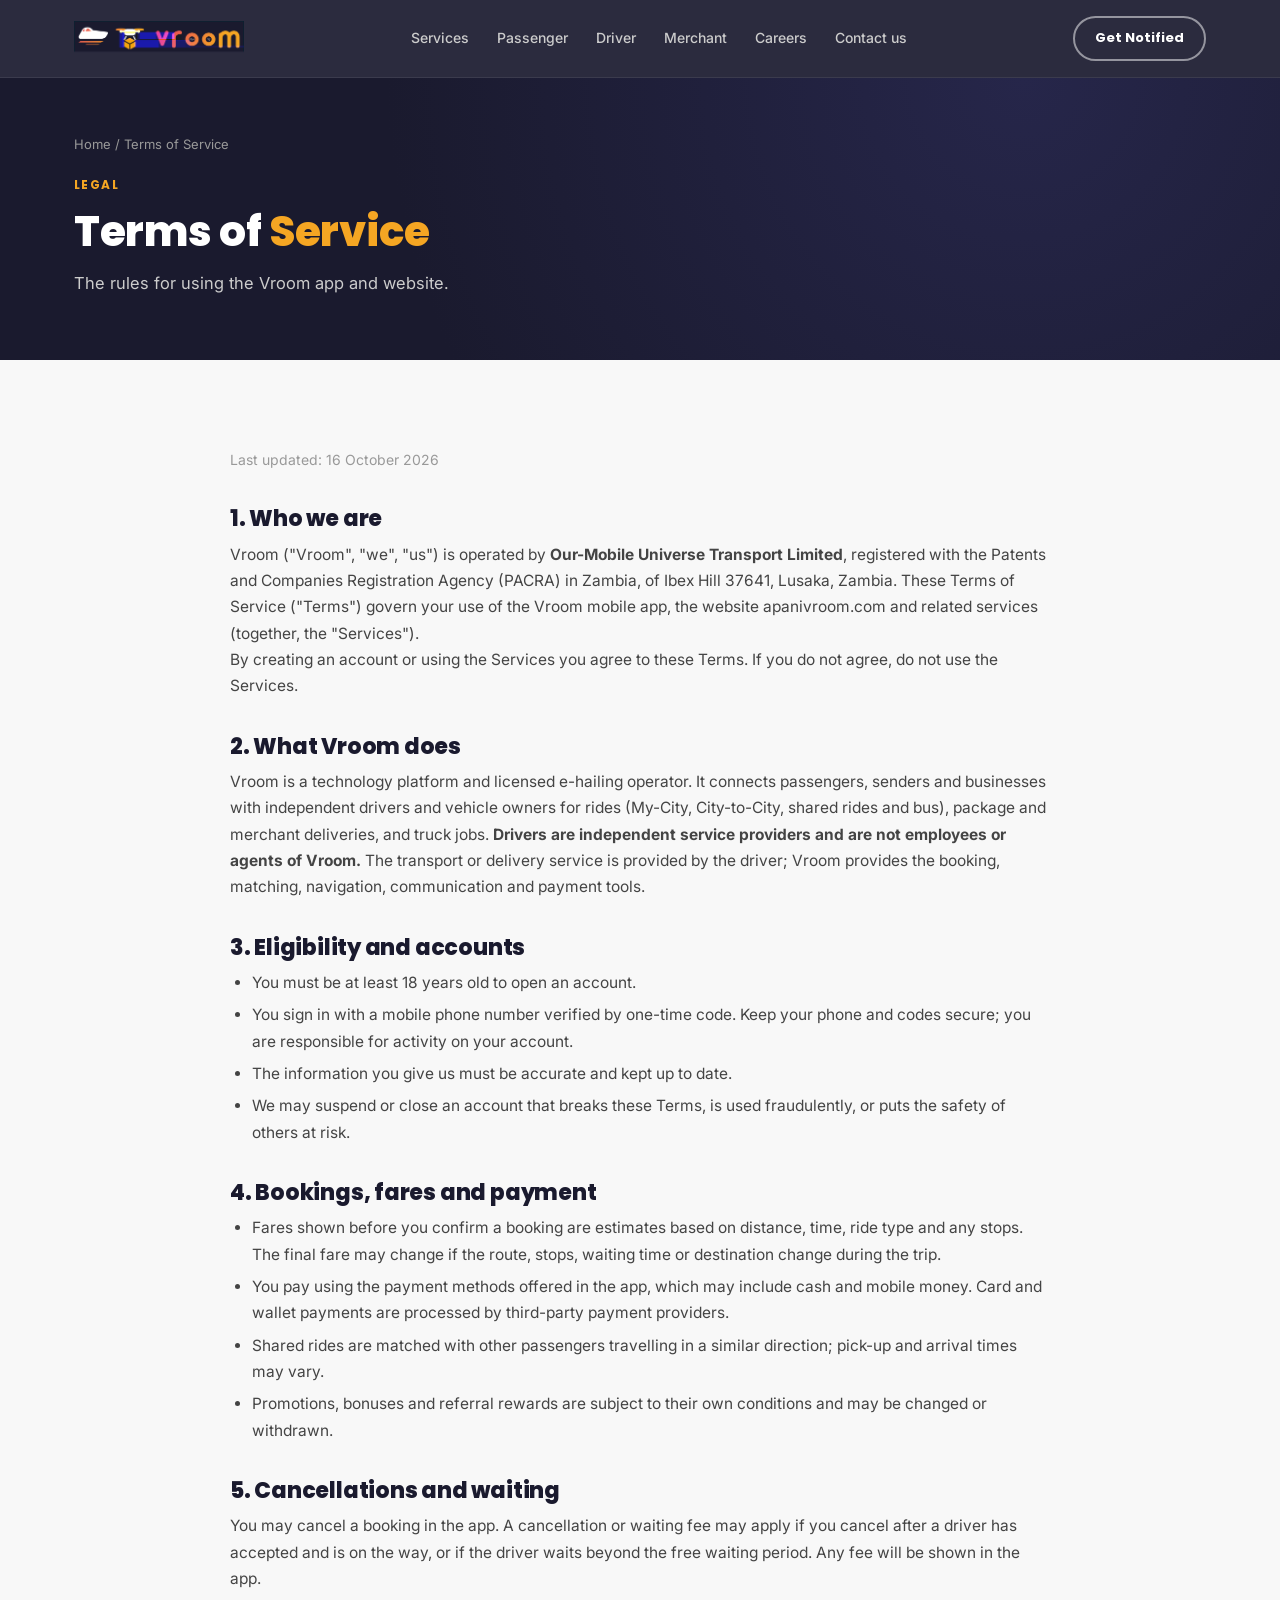
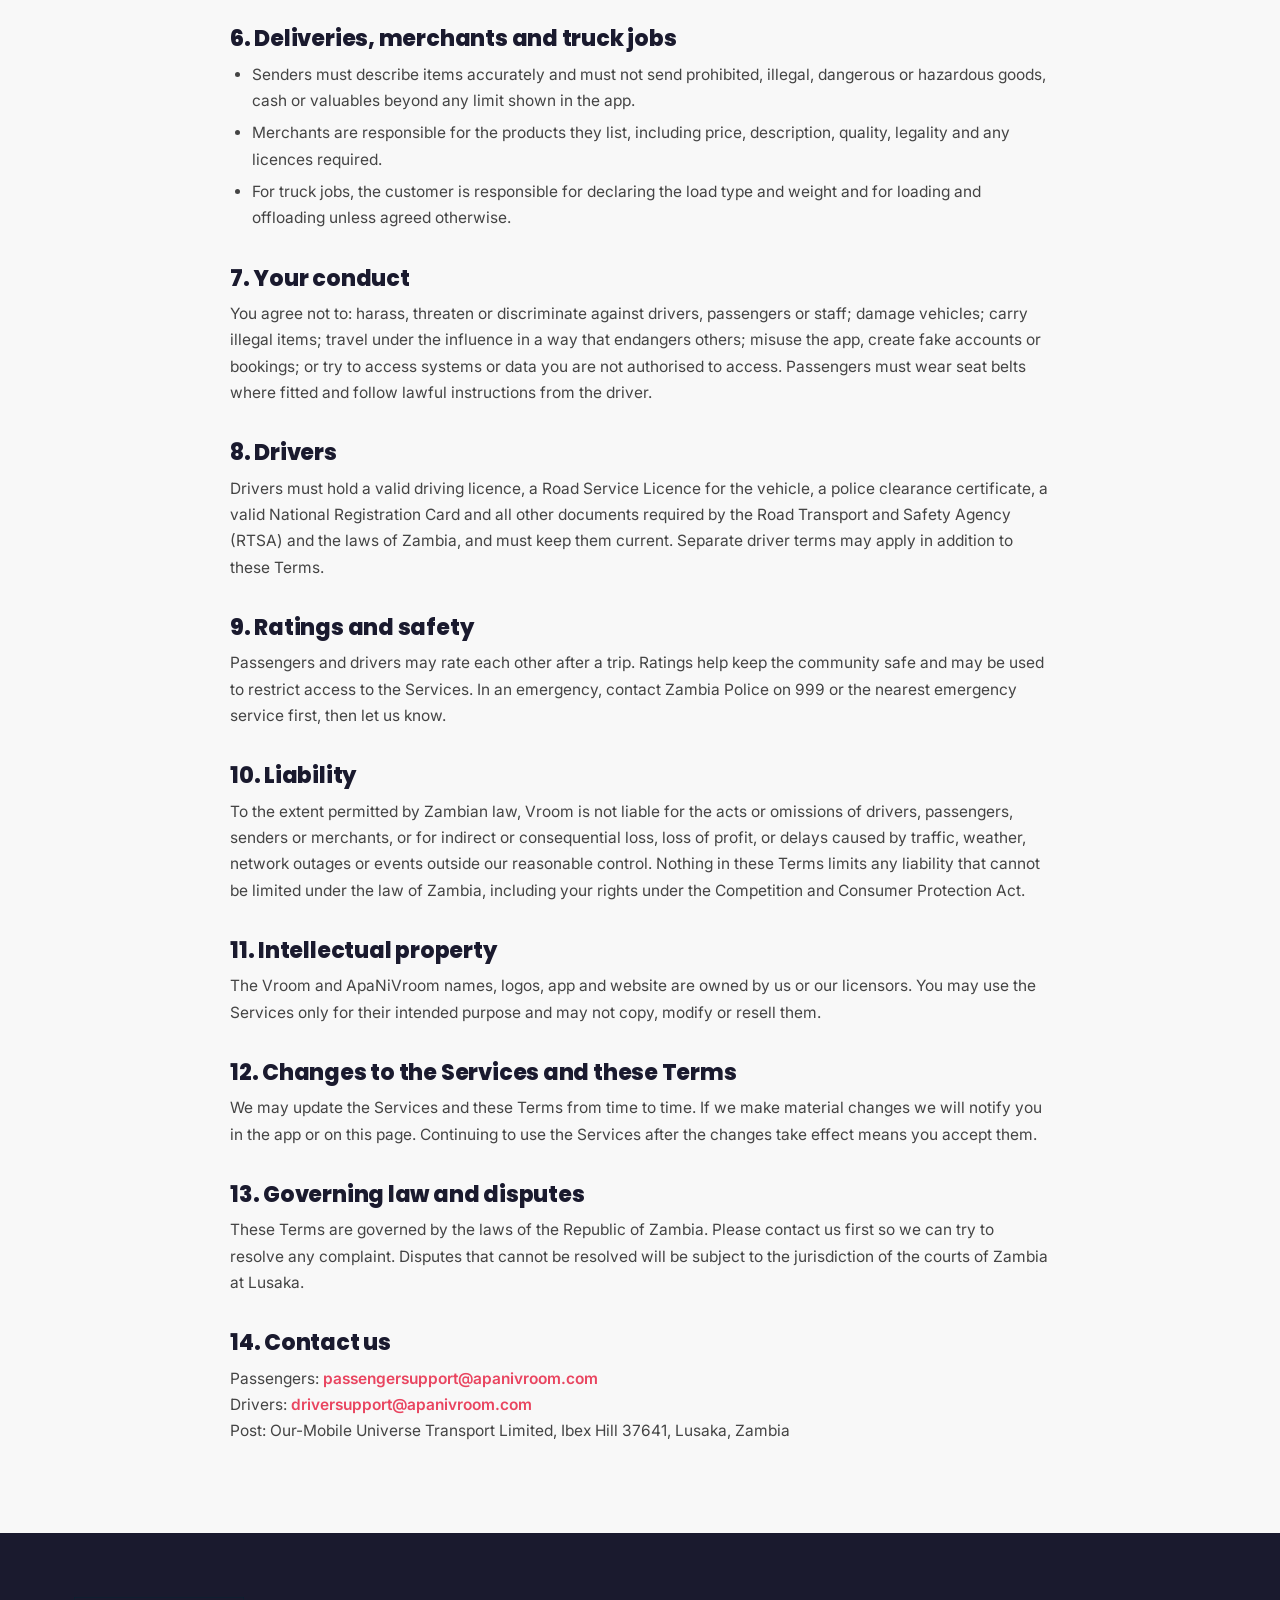
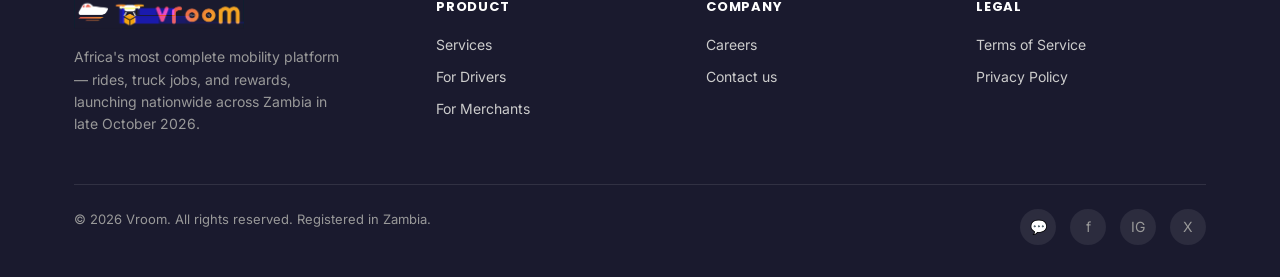
<file: terms.html>
<!DOCTYPE html>
<html lang="en">
<head>
<meta charset="UTF-8">
<meta name="viewport" content="width=device-width, initial-scale=1.0">
<title>Terms of Service | ApaNiVroom — Vroom</title>
<meta name="description" content="Vroom Terms of Service for passengers, drivers and merchants in Zambia.">
<link rel="icon" href="data:image/svg+xml,%3Csvg xmlns='http://www.w3.org/2000/svg' viewBox='0 0 100 100'%3E%3Crect width='100' height='100' rx='22' fill='%231A1A2E'/%3E%3Ctext x='50' y='68' font-size='58' font-family='Arial, sans-serif' font-weight='900' fill='%23F5A623' text-anchor='middle'%3EV%3C/text%3E%3C/svg%3E">
<link rel="preconnect" href="https://fonts.googleapis.com">
<link rel="preconnect" href="https://fonts.gstatic.com" crossorigin>
<link href="https://fonts.googleapis.com/css2?family=Poppins:wght@600;700;800;900&family=Inter:wght@400;500;600;700&display=swap" rel="stylesheet">
<link rel="stylesheet" href="style.css">
<style>
.legal{max-width:820px;margin:0 auto;}
.legal h2{font-size:22px;margin:34px 0 10px;}
.legal h3{font-size:17px;margin:20px 0 8px;}
.legal p,.legal li{font-size:15.5px;line-height:1.7;color:var(--gray-600,#444);}
.legal ul{padding-left:22px;margin:8px 0 14px;}
.legal li{margin-bottom:6px;}
.legal a{color:var(--secondary);font-weight:600;}
.legal .updated{font-size:14px;color:var(--gray-400,#888);margin-bottom:8px;}
</style>
</head>
<body>

<header>
  <div class="nav wrap">
    <a href="index.html" class="logo"><img src="[data-uri]" alt="ApaNiVroom" class="logo-img"></a>
    <nav class="links" id="navLinks">
      <a href="services.html">Services</a>
      <a href="passenger.html">Passenger</a>
      <a href="driver.html">Driver</a>
      <a href="merchant.html">Merchant</a>
      <a href="careers.html">Careers</a>
      <a href="contact.html">Contact us</a>
    </nav>
    <div class="nav-cta">
      <a href="contact.html" data-contact class="btn btn-outline" style="padding:10px 20px;font-size:13px;">Get Notified</a>
      <button class="menu-toggle" id="menuToggle" aria-label="Menu">☰</button>
    </div>
  </div>
</header>

<section class="subhero">
  <div class="wrap">
    <div class="breadcrumb"><a href="index.html">Home</a> / Terms of Service</div>
    <span class="eyebrow" style="color:var(--accent);">Legal</span>
    <h1>Terms of <span>Service</span></h1>
    <p class="lead">The rules for using the Vroom app and website.</p>
  </div>
</section>

<section>
  <div class="wrap">
    <div class="legal">
      <p class="updated">Last updated: 16 October 2026</p>
<h2>1. Who we are</h2>
<p>Vroom ("Vroom", "we", "us") is operated by <strong>Our-Mobile Universe Transport Limited</strong>, registered with the Patents and Companies Registration Agency (PACRA) in Zambia, of Ibex Hill 37641, Lusaka, Zambia. These Terms of Service ("Terms") govern your use of the Vroom mobile app, the website apanivroom.com and related services (together, the "Services").</p>
<p>By creating an account or using the Services you agree to these Terms. If you do not agree, do not use the Services.</p>

<h2>2. What Vroom does</h2>
<p>Vroom is a technology platform and licensed e-hailing operator. It connects passengers, senders and businesses with independent drivers and vehicle owners for rides (My-City, City-to-City, shared rides and bus), package and merchant deliveries, and truck jobs. <strong>Drivers are independent service providers and are not employees or agents of Vroom.</strong> The transport or delivery service is provided by the driver; Vroom provides the booking, matching, navigation, communication and payment tools.</p>

<h2>3. Eligibility and accounts</h2>
<ul>
<li>You must be at least 18 years old to open an account.</li>
<li>You sign in with a mobile phone number verified by one-time code. Keep your phone and codes secure; you are responsible for activity on your account.</li>
<li>The information you give us must be accurate and kept up to date.</li>
<li>We may suspend or close an account that breaks these Terms, is used fraudulently, or puts the safety of others at risk.</li>
</ul>

<h2>4. Bookings, fares and payment</h2>
<ul>
<li>Fares shown before you confirm a booking are estimates based on distance, time, ride type and any stops. The final fare may change if the route, stops, waiting time or destination change during the trip.</li>
<li>You pay using the payment methods offered in the app, which may include cash and mobile money. Card and wallet payments are processed by third-party payment providers.</li>
<li>Shared rides are matched with other passengers travelling in a similar direction; pick-up and arrival times may vary.</li>
<li>Promotions, bonuses and referral rewards are subject to their own conditions and may be changed or withdrawn.</li>
</ul>

<h2>5. Cancellations and waiting</h2>
<p>You may cancel a booking in the app. A cancellation or waiting fee may apply if you cancel after a driver has accepted and is on the way, or if the driver waits beyond the free waiting period. Any fee will be shown in the app.</p>

<h2>6. Deliveries, merchants and truck jobs</h2>
<ul>
<li>Senders must describe items accurately and must not send prohibited, illegal, dangerous or hazardous goods, cash or valuables beyond any limit shown in the app.</li>
<li>Merchants are responsible for the products they list, including price, description, quality, legality and any licences required.</li>
<li>For truck jobs, the customer is responsible for declaring the load type and weight and for loading and offloading unless agreed otherwise.</li>
</ul>

<h2>7. Your conduct</h2>
<p>You agree not to: harass, threaten or discriminate against drivers, passengers or staff; damage vehicles; carry illegal items; travel under the influence in a way that endangers others; misuse the app, create fake accounts or bookings; or try to access systems or data you are not authorised to access. Passengers must wear seat belts where fitted and follow lawful instructions from the driver.</p>

<h2>8. Drivers</h2>
<p>Drivers must hold a valid driving licence, a Road Service Licence for the vehicle, a police clearance certificate, a valid National Registration Card and all other documents required by the Road Transport and Safety Agency (RTSA) and the laws of Zambia, and must keep them current. Separate driver terms may apply in addition to these Terms.</p>

<h2>9. Ratings and safety</h2>
<p>Passengers and drivers may rate each other after a trip. Ratings help keep the community safe and may be used to restrict access to the Services. In an emergency, contact Zambia Police on 999 or the nearest emergency service first, then let us know.</p>

<h2>10. Liability</h2>
<p>To the extent permitted by Zambian law, Vroom is not liable for the acts or omissions of drivers, passengers, senders or merchants, or for indirect or consequential loss, loss of profit, or delays caused by traffic, weather, network outages or events outside our reasonable control. Nothing in these Terms limits any liability that cannot be limited under the law of Zambia, including your rights under the Competition and Consumer Protection Act.</p>

<h2>11. Intellectual property</h2>
<p>The Vroom and ApaNiVroom names, logos, app and website are owned by us or our licensors. You may use the Services only for their intended purpose and may not copy, modify or resell them.</p>

<h2>12. Changes to the Services and these Terms</h2>
<p>We may update the Services and these Terms from time to time. If we make material changes we will notify you in the app or on this page. Continuing to use the Services after the changes take effect means you accept them.</p>

<h2>13. Governing law and disputes</h2>
<p>These Terms are governed by the laws of the Republic of Zambia. Please contact us first so we can try to resolve any complaint. Disputes that cannot be resolved will be subject to the jurisdiction of the courts of Zambia at Lusaka.</p>

<h2>14. Contact us</h2>
<p>Passengers: <a href="mailto:passengersupport@apanivroom.com">passengersupport@apanivroom.com</a><br>Drivers: <a href="mailto:driversupport@apanivroom.com">driversupport@apanivroom.com</a><br>Post: Our-Mobile Universe Transport Limited, Ibex Hill 37641, Lusaka, Zambia</p>

    </div>
  </div>
</section>

<footer>
  <div class="wrap">
    <div class="footer-grid">
      <div>
        <a href="index.html" class="logo" style="margin-bottom:14px;"><img src="[data-uri]" alt="ApaNiVroom" class="logo-img"></a>
        <p style="font-size:14px;max-width:280px;color:var(--gray-400);">Africa's most complete mobility platform — rides, truck jobs, and rewards, launching nationwide across Zambia in late October 2026.</p>
      </div>
      <div>
        <h5>Product</h5>
        <ul>
          <li><a href="services.html">Services</a></li>
          <li><a href="driver.html">For Drivers</a></li>
          <li><a href="merchant.html">For Merchants</a></li>
        </ul>
      </div>
      <div>
        <h5>Company</h5>
        <ul>
          <li><a href="careers.html">Careers</a></li>
          <li><a href="contact.html" data-contact>Contact us</a></li>
        </ul>
      </div>
      <div>
        <h5>Legal</h5>
        <ul>
          <li><a href="terms.html">Terms of Service</a></li>
          <li><a href="privacy.html">Privacy Policy</a></li>
        </ul>
      </div>
    </div>
    <div class="footer-bottom">
      <span>© 2026 Vroom. All rights reserved. Registered in Zambia.</span>
      <div class="social-row">
        <a href="#" aria-label="WhatsApp">💬</a>
        <a href="#" aria-label="Facebook">f</a>
        <a href="#" aria-label="Instagram">IG</a>
        <a href="#" aria-label="X">X</a>
      </div>
    </div>
  </div>
</footer>

<script>
  document.getElementById('menuToggle').addEventListener('click', function(){
    document.getElementById('navLinks').classList.toggle('open');
  });
  document.querySelectorAll('nav.links a').forEach(function(a){
    a.addEventListener('click', function(){ document.getElementById('navLinks').classList.remove('open'); });
  });
</script>

<script src="logo.js" defer></script>
<script src="contact.js" defer></script>
</body>
</html>
</file>
<file: style.css>
:root{
  --primary:#1A1A2E;
  --secondary:#E94560;
  --accent:#F5A623;
  --success:#27AE60;
  --bg:#F8F8F8;
  --white:#FFFFFF;
  --gray-100:#F5F5F5;
  --gray-200:#EEEEEE;
  --gray-300:#CCCCCC;
  --gray-400:#999999;
  --gray-500:#666666;
  --gray-600:#444444;
  --max-w:1180px;
  --radius:16px;
}
*{box-sizing:border-box;margin:0;padding:0;}
html{scroll-behavior:smooth;}
body{
  font-family:'Inter',system-ui,-apple-system,Segoe UI,Roboto,sans-serif;
  color:var(--primary);
  background:var(--bg);
  line-height:1.6;
  -webkit-font-smoothing:antialiased;
}
h1,h2,h3,h4{font-family:'Poppins',sans-serif;font-weight:800;line-height:1.15;letter-spacing:-0.01em;}
a{color:inherit;text-decoration:none;}
img{max-width:100%;display:block;}
.wrap{max-width:var(--max-w);margin:0 auto;padding:0 24px;}
.eyebrow{
  display:inline-block;font-family:'Poppins',sans-serif;font-weight:700;font-size:12px;
  letter-spacing:.12em;text-transform:uppercase;color:var(--secondary);margin-bottom:14px;
}
.btn{
  display:inline-flex;align-items:center;justify-content:center;gap:8px;
  padding:14px 26px;border-radius:999px;font-family:'Poppins',sans-serif;font-weight:700;
  font-size:15px;border:2px solid transparent;cursor:pointer;transition:transform .15s ease, box-shadow .15s ease;
}
.btn:hover{transform:translateY(-2px);}
.btn-primary{background:var(--secondary);color:var(--white);box-shadow:0 8px 20px rgba(233,69,96,.35);}
.btn-primary:hover{box-shadow:0 12px 26px rgba(233,69,96,.45);}
.btn-outline{background:transparent;color:var(--white);border-color:rgba(255,255,255,.5);}
.btn-outline:hover{border-color:#fff;background:rgba(255,255,255,.08);}
.btn-dark{background:var(--primary);color:var(--white);}
.btn-dark:hover{box-shadow:0 10px 22px rgba(26,26,46,.3);}

/* ---------- HEADER ---------- */
header{
  position:sticky;top:0;z-index:100;background:rgba(26,26,46,.92);backdrop-filter:blur(8px);
  border-bottom:1px solid rgba(255,255,255,.08);
}
.nav{display:flex;align-items:center;justify-content:space-between;padding:16px 24px;}
.logo{display:flex;align-items:center;gap:10px;font-family:'Poppins',sans-serif;font-weight:800;font-size:20px;color:var(--white);}
.logo-img{width:170px;height:auto;display:block;}
nav.links{display:flex;gap:28px;align-items:center;}
nav.links a{color:var(--gray-300);font-weight:500;font-size:14px;transition:color .15s;}
nav.links a:hover{color:var(--white);}
nav.links a.active{color:var(--white);position:relative;}
nav.links a.active::after{
  content:"";position:absolute;left:0;right:0;bottom:-8px;height:2px;background:var(--accent);
}
.nav-cta{display:flex;align-items:center;gap:14px;}
.menu-toggle{display:none;background:none;border:none;color:var(--white);font-size:26px;cursor:pointer;}

@media (max-width:860px){
  nav.links{position:fixed;top:68px;left:0;right:0;background:var(--primary);flex-direction:column;
    align-items:flex-start;padding:18px 24px 26px;gap:18px;transform:translateY(-130%);transition:transform .25s ease;
    border-bottom:1px solid rgba(255,255,255,.08);}
  nav.links.open{transform:translateY(0);}
  nav.links a.active::after{display:none;}
  .menu-toggle{display:block;}
  .nav-cta .btn-outline{display:none;}
}

/* ---------- HERO (home) ---------- */
.hero{
  background:radial-gradient(circle at 20% 20%, #26264a 0%, var(--primary) 55%);
  color:var(--white);padding:76px 0 90px;position:relative;overflow:hidden;
}
.hero::after{
  content:"";position:absolute;right:-120px;top:-120px;width:420px;height:420px;border-radius:50%;
  background:radial-gradient(circle, rgba(245,166,35,.25), transparent 70%);
}
.hero-grid{display:grid;grid-template-columns:1.1fr .9fr;gap:56px;align-items:center;position:relative;z-index:2;}
@media (max-width:900px){.hero-grid{grid-template-columns:1fr;}}
.hero h1{font-size:clamp(34px,5vw,54px);color:var(--white);margin-bottom:20px;}
.hero h1 span{color:var(--accent);}
.hero p.lead{font-size:18px;color:var(--gray-300);max-width:520px;margin-bottom:32px;}
.hero-actions{display:flex;flex-wrap:wrap;gap:14px;margin-bottom:34px;}
.badge-row{display:flex;flex-wrap:wrap;gap:10px;}
.pill{
  display:inline-flex;align-items:center;gap:8px;background:rgba(255,255,255,.08);
  border:1px solid rgba(255,255,255,.16);padding:8px 16px;border-radius:999px;font-size:13px;color:var(--gray-200);
}
.pill .dot{width:8px;height:8px;border-radius:50%;background:var(--success);}

.phone-stack{position:relative;display:flex;justify-content:center;}
.phone{
  width:260px;border-radius:34px;overflow:hidden;box-shadow:0 30px 60px rgba(0,0,0,.45);
  border:6px solid #0d0d1a;background:#0d0d1a;
}
.phone img{width:100%;display:block;}
.phone.behind{position:absolute;transform:rotate(9deg) translate(64px,26px);opacity:.55;z-index:1;width:230px;}
.phone.front{position:relative;z-index:2;}

/* ---------- SUB-PAGE HERO (inner pages) ---------- */
.subhero{
  background:radial-gradient(circle at 80% 0%, #26264a 0%, var(--primary) 60%);
  color:var(--white);padding:56px 0 64px;position:relative;overflow:hidden;
}
.subhero .wrap{position:relative;z-index:2;}
.subhero h1{font-size:clamp(28px,4.2vw,42px);color:var(--white);margin-bottom:14px;}
.subhero h1 span{color:var(--accent);}
.subhero p.lead{font-size:16.5px;color:var(--gray-300);max-width:600px;}
.breadcrumb{font-size:13px;color:var(--gray-400);margin-bottom:16px;}
.breadcrumb a:hover{color:var(--white);}

/* ---------- SECTION SHARED ---------- */
section{padding:88px 0;}
.section-head{max-width:640px;margin:0 auto 52px;text-align:center;}
.section-head h2{font-size:clamp(28px,4vw,38px);margin-bottom:14px;}
.section-head p{color:var(--gray-500);font-size:16px;}
.section-head.left{margin:0 0 44px;text-align:left;}

/* ---------- FEATURES ---------- */
.features-grid{display:grid;grid-template-columns:repeat(3,1fr);gap:24px;}
@media (max-width:900px){.features-grid{grid-template-columns:repeat(2,1fr);}}
@media (max-width:600px){.features-grid{grid-template-columns:1fr;}}
.feature-card{
  background:var(--white);border-radius:var(--radius);padding:30px 26px;border:1px solid var(--gray-200);
  transition:transform .18s ease, box-shadow .18s ease;
}
.feature-card:hover{transform:translateY(-4px);box-shadow:0 18px 34px rgba(26,26,46,.08);}
.feature-icon{
  width:52px;height:52px;border-radius:14px;display:flex;align-items:center;justify-content:center;
  font-size:24px;margin-bottom:18px;
}
.feature-card h3{font-size:18px;margin-bottom:10px;}
.feature-card p{color:var(--gray-500);font-size:14.5px;}
.ic-1{background:#FDEBEE;}
.ic-2{background:#FEF3E2;}
.ic-3{background:#EAF7EF;}
.ic-4{background:#EDEDFB;}
.ic-5{background:#FDEBEE;}
.ic-6{background:#FEF3E2;}

/* quick-link hub cards on Home */
.hub-grid{display:grid;grid-template-columns:repeat(3,1fr);gap:20px;}
@media (max-width:900px){.hub-grid{grid-template-columns:repeat(2,1fr);}}
@media (max-width:600px){.hub-grid{grid-template-columns:1fr;}}
.hub-card{
  background:var(--white);border:1px solid var(--gray-200);border-radius:var(--radius);padding:26px;
  display:flex;flex-direction:column;gap:8px;transition:transform .18s ease, box-shadow .18s ease;
}
.hub-card:hover{transform:translateY(-4px);box-shadow:0 18px 34px rgba(26,26,46,.08);}
.hub-card .hub-icon{font-size:26px;}
.hub-card h3{font-size:17px;}
.hub-card p{color:var(--gray-500);font-size:14px;flex-grow:1;}
.hub-card .hub-go{color:var(--secondary);font-weight:700;font-size:13.5px;}

/* delivery tiers strip */
.tiers{display:grid;grid-template-columns:repeat(4,1fr);gap:16px;margin-top:20px;}
@media (max-width:760px){.tiers{grid-template-columns:repeat(2,1fr);}}
.tier{background:var(--white);border:1px solid var(--gray-200);border-radius:14px;padding:20px;text-align:center;}
.tier .t-name{font-family:'Poppins',sans-serif;font-weight:700;color:var(--secondary);font-size:15px;margin-bottom:6px;}
.tier .t-time{font-size:13px;color:var(--gray-500);}

/* ---------- SPLIT (drivers / merchants / passengers) ---------- */
.split{display:grid;grid-template-columns:1fr 1fr;gap:60px;align-items:center;}
@media (max-width:900px){.split{grid-template-columns:1fr;}}
.split.reverse .split-media{order:2;}
@media (max-width:900px){.split.reverse .split-media{order:0;}}
.split-media{display:flex;justify-content:center;}
.split ul{list-style:none;margin:22px 0 30px;}
.split ul li{
  display:flex;gap:12px;align-items:flex-start;margin-bottom:14px;font-size:15px;color:var(--gray-600);
}
.split ul li::before{
  content:"✓";flex:none;width:22px;height:22px;border-radius:50%;background:var(--success);color:#fff;
  font-size:12px;display:flex;align-items:center;justify-content:center;margin-top:2px;font-weight:700;
}
.dark-panel{background:var(--primary);color:var(--white);border-radius:24px;padding:64px 0;}
.dark-panel .section-head p, .dark-panel p{color:var(--gray-300);}
.dark-panel .split ul li{color:var(--gray-200);}

/* ---------- REAL PHOTOGRAPHY ---------- */
.photo-media{display:flex;justify-content:center;gap:18px;flex-wrap:wrap;align-items:flex-end;}
.real-photo{
  width:260px;border-radius:var(--radius);overflow:hidden;box-shadow:0 20px 40px rgba(0,0,0,.25);
  position:relative;
}
.real-photo img{width:100%;height:320px;object-fit:cover;display:block;}
.real-photo .cap{
  position:absolute;left:0;right:0;bottom:0;padding:14px 16px 12px;
  background:linear-gradient(0deg, rgba(0,0,0,.72), transparent);color:#fff;font-size:12.5px;font-weight:600;
}
.photo-strip{display:grid;grid-template-columns:repeat(3,1fr);gap:20px;}
@media (max-width:900px){.photo-strip{grid-template-columns:1fr;}}
.photo-strip .real-photo{width:100%;}
.photo-strip .real-photo img{height:280px;}

/* ---------- CAREERS ---------- */
.careers-grid{display:grid;grid-template-columns:repeat(4,1fr);gap:20px;}
@media (max-width:960px){.careers-grid{grid-template-columns:repeat(2,1fr);}}
@media (max-width:600px){.careers-grid{grid-template-columns:1fr;}}
.job-card{
  background:var(--white);border:1px solid var(--gray-200);border-radius:var(--radius);padding:26px 22px;
  display:flex;flex-direction:column;height:100%;
}
.job-card .job-tag{
  align-self:flex-start;background:#FEF3E2;color:#B5730A;font-size:11px;font-weight:700;letter-spacing:.05em;
  text-transform:uppercase;padding:5px 10px;border-radius:999px;margin-bottom:14px;
}
.job-card h3{font-size:16.5px;margin-bottom:8px;}
.job-card p{font-size:13.5px;color:var(--gray-500);flex-grow:1;margin-bottom:16px;}
.job-card .job-loc{font-size:12.5px;color:var(--gray-400);margin-bottom:14px;}
.job-card a{font-size:13.5px;font-weight:700;color:var(--secondary);}

/* ---------- LAUNCH TIMELINE ---------- */
.timeline-strip{
  display:flex;gap:0;border-radius:var(--radius);overflow:hidden;border:1px solid var(--gray-200);
}
@media (max-width:760px){.timeline-strip{flex-direction:column;}}
.t-step{flex:1;background:var(--white);padding:28px 24px;border-right:1px solid var(--gray-200);position:relative;}
.t-step:last-child{border-right:none;}
.t-step .t-num{
  width:34px;height:34px;border-radius:50%;background:var(--secondary);color:#fff;font-weight:800;
  display:flex;align-items:center;justify-content:center;font-size:14px;margin-bottom:14px;font-family:'Poppins',sans-serif;
}
.t-step h4{font-size:15px;margin-bottom:6px;}
.t-step p{font-size:13px;color:var(--gray-500);}
.t-step.active .t-num{background:var(--accent);}

/* ---------- CTA BAND ---------- */
.cta-band{
  background:linear-gradient(120deg,var(--secondary),#c8324b);color:#fff;border-radius:28px;
  padding:56px 48px;text-align:center;
}
.cta-band h2{color:#fff;margin-bottom:14px;font-size:clamp(24px,3.4vw,32px);}
.cta-band p{color:rgba(255,255,255,.85);max-width:520px;margin:0 auto 30px;}
.cta-band .btn-primary{background:#fff;color:var(--secondary);}
.cta-band .btn-outline{border-color:rgba(255,255,255,.6);}

/* contact page details */
.contact-grid{display:grid;grid-template-columns:repeat(4,1fr);gap:20px;margin-top:56px;}
@media (max-width:900px){.contact-grid{grid-template-columns:repeat(2,1fr);}}
@media (max-width:560px){.contact-grid{grid-template-columns:1fr;}}
.contact-card{background:var(--white);border:1px solid var(--gray-200);border-radius:var(--radius);padding:24px;text-align:center;}
.contact-card .c-icon{font-size:22px;margin-bottom:10px;}
.contact-card h4{font-size:14.5px;margin-bottom:6px;}
.contact-card a{color:var(--secondary);font-size:13.5px;font-weight:600;}

/* ---------- FOOTER ---------- */
footer{background:var(--primary);color:var(--gray-300);padding:64px 0 32px;}
.footer-grid{display:grid;grid-template-columns:1.4fr 1fr 1fr 1fr;gap:40px;margin-bottom:48px;}
@media (max-width:760px){.footer-grid{grid-template-columns:1fr 1fr;}}
.footer-grid h5{color:#fff;font-family:'Poppins',sans-serif;font-size:13px;letter-spacing:.06em;text-transform:uppercase;margin-bottom:16px;}
.footer-grid ul{list-style:none;}
.footer-grid ul li{margin-bottom:10px;font-size:14px;}
.footer-grid ul li a:hover{color:#fff;}
.footer-bottom{
  border-top:1px solid rgba(255,255,255,.1);padding-top:24px;display:flex;justify-content:space-between;
  flex-wrap:wrap;gap:12px;font-size:13px;color:var(--gray-400);
}
.social-row{display:flex;gap:14px;}
.social-row a{
  width:36px;height:36px;border-radius:50%;background:rgba(255,255,255,.08);display:flex;align-items:center;
  justify-content:center;font-size:14px;
}
.social-row a:hover{background:rgba(255,255,255,.16);}

/* ---------- RIDE CATEGORIES (3 ride types) ---------- */
.ride-cats{display:grid;grid-template-columns:repeat(3,1fr);gap:24px;}
@media (max-width:900px){.ride-cats{grid-template-columns:1fr;}}
.ride-cat{background:var(--white);border:1px solid var(--gray-200);border-radius:var(--radius);padding:28px 26px;display:flex;flex-direction:column;gap:14px;}
.ride-cat .rc-icon{font-size:28px;}
.ride-cat h3{font-size:19px;}
.ride-cat p{color:var(--gray-500);font-size:14.5px;}
.ride-cat .rc-mode{font-size:11px;font-weight:700;letter-spacing:.08em;text-transform:uppercase;color:var(--gray-400);margin-bottom:6px;}
.ride-cat .rc-chips{display:flex;flex-wrap:wrap;gap:6px;}
.ride-cat .rc-chips span{background:var(--gray-100);border:1px solid var(--gray-200);border-radius:999px;padding:4px 11px;font-size:12.5px;font-weight:600;color:var(--primary);}
.dark-panel .ride-cat{background:rgba(255,255,255,.06);border-color:rgba(255,255,255,.14);}
.dark-panel .ride-cat h3{color:#fff;}
.dark-panel .ride-cat .rc-chips span{background:rgba(255,255,255,.08);border-color:rgba(255,255,255,.18);color:#fff;}

/* ---------- COMING SOON ---------- */
.soon-tag{display:inline-block;background:var(--accent);color:var(--primary);font-size:11px;font-weight:800;letter-spacing:.06em;text-transform:uppercase;padding:4px 10px;border-radius:999px;vertical-align:middle;margin-left:6px;}
.soon-banner{background:#FEF3E2;border:1px solid #F6D9A8;color:#8A5A07;border-radius:14px;padding:16px 20px;font-size:14.5px;font-weight:600;text-align:center;margin-bottom:8px;}
.btn-disabled{background:var(--gray-200);color:var(--gray-500);cursor:default;pointer-events:none;box-shadow:none;}

/* ---------- CAREERS: job list + application form ---------- */
.jobs-list{display:flex;flex-direction:column;gap:16px;}
.job-row{background:var(--white);border:1px solid var(--gray-200);border-radius:var(--radius);padding:22px 24px;}
.job-row summary{list-style:none;cursor:pointer;display:flex;justify-content:space-between;align-items:center;gap:16px;flex-wrap:wrap;}
.job-row summary::-webkit-details-marker{display:none;}
.job-row h3{font-size:18px;margin-bottom:4px;}
.job-row .job-meta{font-size:13px;color:var(--gray-500);}
.job-row .job-actions{display:flex;gap:10px;align-items:center;}
.job-row .more{font-size:13.5px;font-weight:700;color:var(--primary);}
.job-row[open] .more::after{content:" ▲";}
.job-row:not([open]) .more::after{content:" ▼";}
.job-body{margin-top:18px;border-top:1px solid var(--gray-200);padding-top:18px;font-size:14.5px;color:var(--gray-600);}
.job-body h4{font-size:14px;margin:16px 0 8px;color:var(--primary);}
.job-body ul{margin-left:20px;}
.job-body li{margin-bottom:6px;}
.btn-sm{padding:10px 18px;font-size:13px;}
.apply-wrap{display:grid;grid-template-columns:1.1fr .9fr;gap:40px;align-items:start;}
@media (max-width:900px){.apply-wrap{grid-template-columns:1fr;}}
.apply-form{background:var(--white);border:1px solid var(--gray-200);border-radius:var(--radius);padding:30px;display:grid;gap:16px;}
.apply-form label{font-size:13px;font-weight:700;color:var(--primary);display:block;margin-bottom:6px;}
.apply-form input,.apply-form select,.apply-form textarea{width:100%;font:inherit;font-size:14.5px;padding:12px 14px;border:1px solid var(--gray-300);border-radius:10px;background:#fff;color:var(--primary);}
.apply-form textarea{min-height:110px;resize:vertical;}
.apply-form .row2{display:grid;grid-template-columns:1fr 1fr;gap:16px;}
@media (max-width:600px){.apply-form .row2{grid-template-columns:1fr;}}
.apply-form .hint{font-size:12px;color:var(--gray-400);margin-top:4px;}
.apply-form button{border:none;cursor:pointer;width:100%;}
.form-status{font-size:14px;font-weight:600;padding:12px 14px;border-radius:10px;display:none;}
.form-status.ok{display:block;background:#EAF7EF;color:#1E7A45;}
.form-status.err{display:block;background:#FDEBEE;color:#B0263F;}
.apply-side{background:var(--primary);color:var(--gray-300);border-radius:var(--radius);padding:30px;}
.apply-side h3{color:#fff;font-size:19px;margin-bottom:12px;}
.apply-side p{font-size:14.5px;margin-bottom:14px;}
.apply-side a{color:var(--accent);font-weight:700;}

/* ---------- CONTACT MODAL ---------- */
.cm-overlay{position:fixed;inset:0;background:rgba(10,10,25,.6);display:none;align-items:center;justify-content:center;z-index:1000;padding:16px;}
.cm-overlay.open{display:flex;}
.cm-box{background:#fff;border-radius:20px;max-width:520px;width:100%;padding:30px 28px;position:relative;box-shadow:0 30px 60px rgba(0,0,0,.3);}
.cm-box h3{font-size:22px;margin-bottom:6px;}
.cm-box > p{color:var(--gray-500);font-size:14.5px;margin-bottom:18px;}
.cm-close{position:absolute;top:14px;right:16px;background:none;border:none;font-size:24px;cursor:pointer;color:var(--gray-400);}
.cm-list{display:grid;gap:10px;}
.cm-item{display:flex;gap:14px;align-items:center;border:1px solid var(--gray-200);border-radius:12px;padding:12px 14px;}
.cm-item .ci{font-size:22px;flex:none;width:30px;text-align:center;}
.cm-item strong{display:block;font-size:14px;color:var(--primary);}
.cm-item a{color:var(--secondary);font-size:14px;font-weight:600;word-break:break-all;}
.cm-item small{display:block;color:var(--gray-400);font-size:12px;}
</file>
